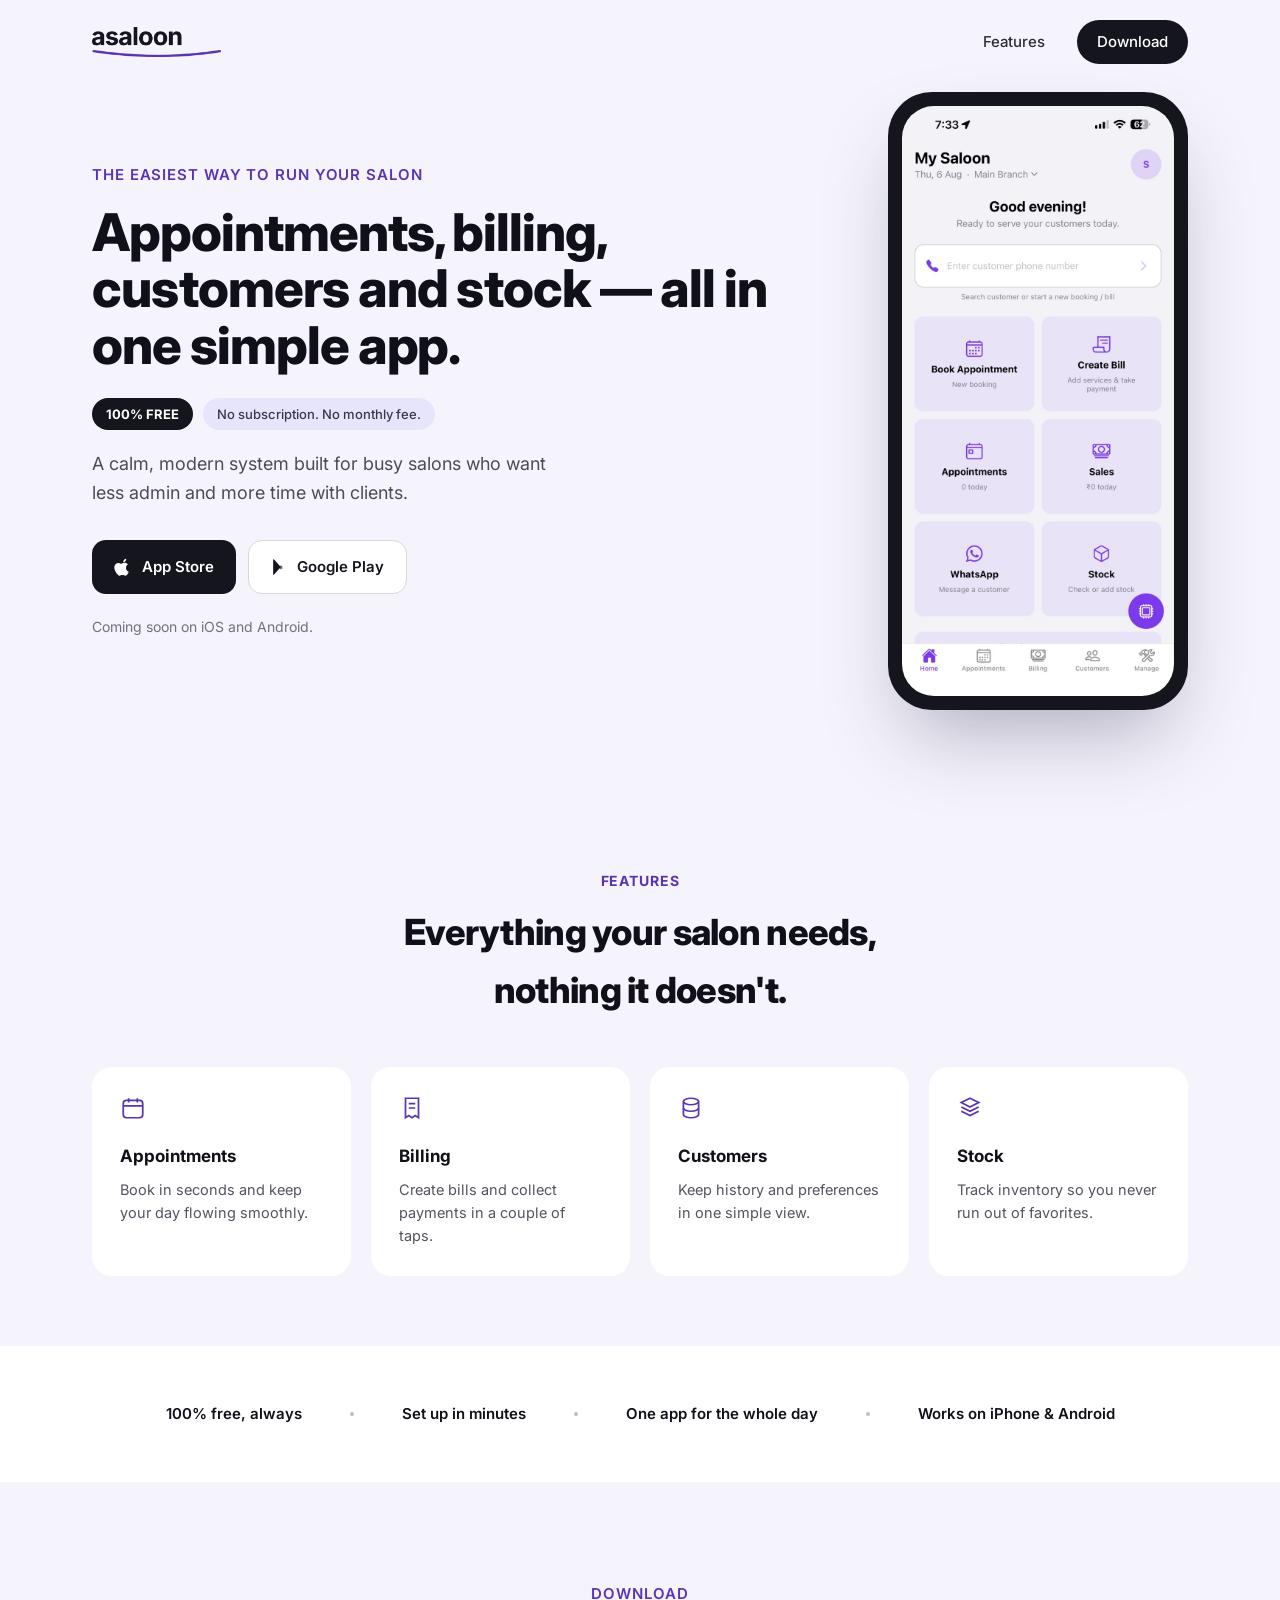
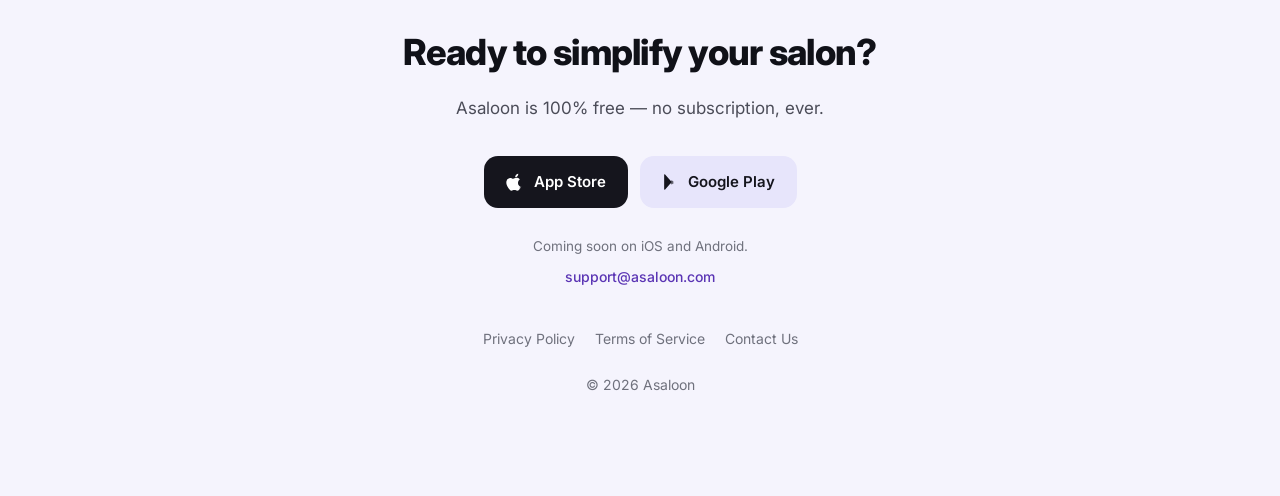
<file: index.html>
<!DOCTYPE html>
<html lang="en">
  <head>
    <meta charset="UTF-8" />
    <meta name="viewport" content="width=device-width, initial-scale=1.0" />
    <meta name="description" content="Asaloon helps salon owners simplify appointments, billing, customers and stock in one simple, 100% free app." />
    <title>Asaloon | The easiest way to run your salon</title>
    <link rel="icon" type="image/png" sizes="32x32" href="/assets/favicon-32.png" />
    <link rel="icon" type="image/png" sizes="512x512" href="/assets/icon-512.png" />
    <link rel="apple-touch-icon" href="/assets/apple-touch-icon.png" />
    <link rel="preconnect" href="https://fonts.googleapis.com" />
    <link rel="preconnect" href="https://fonts.gstatic.com" crossorigin />
    <link href="https://fonts.googleapis.com/css2?family=Inter:wght@400;500;600;700;800&display=swap" rel="stylesheet" />
    <link rel="stylesheet" href="/styles.css" />
  </head>
  <body>
    <nav class="nav container" id="home">
      <a href="#home" class="brand" aria-label="Asaloon home">
        <img src="/assets/asaloon-logo.png" alt="Asaloon" width="129" height="30" />
      </a>
      <button class="menu-toggle" aria-label="Toggle navigation" aria-expanded="false">
        <span></span><span></span><span></span>
      </button>
      <div class="nav-links">
        <a href="#features">Features</a>
        <a href="#download" class="nav-cta">Download</a>
      </div>
    </nav>

    <header class="hero container">
      <div class="hero-copy">
        <p class="eyebrow">The easiest way to run your salon</p>
        <h1>Appointments, billing, customers and stock — all in one simple app.</h1>
        <div class="hero-badges">
          <span class="pill">100% FREE</span>
          <span class="pill muted">No subscription. No monthly fee.</span>
        </div>
        <p class="lead">A calm, modern system built for busy salons who want less admin and more time with clients.</p>
        <div class="hero-actions">
          <a href="https://apps.apple.com/" target="_blank" rel="noopener noreferrer" data-store="apple" class="btn btn-primary">
            <svg width="18" height="18" viewBox="0 0 24 24" aria-hidden="true"><path d="M16.365 1.43c0 1.14-.463 2.147-1.213 2.9-.75.752-1.767 1.29-2.85 1.19a3.02 3.02 0 01-.02-.373c0-1.09.5-2.09 1.24-2.79.75-.71 1.94-1.23 2.83-1.28.01.12.013.24.013.353zm4.09 15.9c-.53 1.22-.78 1.77-1.46 2.85-.95 1.5-2.29 3.37-3.95 3.39-1.48.02-1.86-.97-3.87-.96-2.01.01-2.43.98-3.91.96-1.66-.02-2.93-1.7-3.88-3.2C.53 16.5-.36 12.3 1.16 9.5c.98-1.8 2.73-2.94 4.63-2.96 1.5-.02 2.9 1 3.87 1 .97 0 2.68-1.24 4.52-1.06.77.03 2.93.31 4.31 2.34-.11.07-2.57 1.5-2.55 4.48.03 3.57 3.14 4.75 3.17 4.77-.02.08-.5 1.72-1.66 3.26z" fill="currentColor"/></svg>
            App Store
          </a>
          <a href="https://play.google.com/store" target="_blank" rel="noopener noreferrer" data-store="google" class="btn btn-secondary">
            <svg width="16" height="18" viewBox="0 0 512 512" aria-hidden="true"><path d="M325 273 100 15c-8-8-20-8-25 0-5 4-6 10-6 16v450c0 6 1 12 6 16 5 8 17 8 25 0l225-258z" fill="currentColor"/><path d="M363 235l-58-33-63 68 63 68 58-33c15-8 15-25-2-33z" fill="currentColor" opacity="0.6"/></svg>
            Google Play
          </a>
        </div>
        <p class="small-note">Coming soon on iOS and Android.</p>
      </div>

      <div class="hero-visual">
        <div class="phone-frame">
          <img src="assets/app-home.png" alt="Asaloon app home screen showing quick actions for booking appointments, creating bills, appointments, sales, WhatsApp and stock" width="738" height="1568" />
        </div>
      </div>
    </header>

    <main>
      <section class="section container" id="features">
        <div class="section-heading center">
          <p class="eyebrow">Features</p>
          <h2>Everything your salon needs, nothing it doesn't.</h2>
        </div>
        <div class="feature-grid">
          <article class="feature-card">
            <svg class="feature-icon" viewBox="0 0 24 24" fill="none" stroke="currentColor" stroke-width="1.6" aria-hidden="true"><rect x="3" y="5" width="18" height="16" rx="3"/><path d="M3 10h18M8 3v4M16 3v4"/></svg>
            <h3>Appointments</h3>
            <p>Book in seconds and keep your day flowing smoothly.</p>
          </article>
          <article class="feature-card">
            <svg class="feature-icon" viewBox="0 0 24 24" fill="none" stroke="currentColor" stroke-width="1.6" aria-hidden="true"><path d="M6 3h12v18l-3-2-3 2-3-2-3 2V3z"/><path d="M9 8h6M9 12h6"/></svg>
            <h3>Billing</h3>
            <p>Create bills and collect payments in a couple of taps.</p>
          </article>
          <article class="feature-card">
            <svg class="feature-icon" viewBox="0 0 24 24" fill="none" stroke="currentColor" stroke-width="1.6" aria-hidden="true"><ellipse cx="12" cy="6" rx="7" ry="3"/><path d="M5 6v6c0 1.7 3.1 3 7 3s7-1.3 7-3V6"/><path d="M5 12v6c0 1.7 3.1 3 7 3s7-1.3 7-3v-6"/></svg>
            <h3>Customers</h3>
            <p>Keep history and preferences in one simple view.</p>
          </article>
          <article class="feature-card">
            <svg class="feature-icon" viewBox="0 0 24 24" fill="none" stroke="currentColor" stroke-width="1.6" aria-hidden="true"><path d="M12 3l8 4-8 4-8-4 8-4z"/><path d="M4 11l8 4 8-4M4 15l8 4 8-4"/></svg>
            <h3>Stock</h3>
            <p>Track inventory so you never run out of favorites.</p>
          </article>
        </div>
      </section>

      <section class="strip">
        <div class="container strip-inner">
          <span>100% free, always</span>
          <span class="dot" aria-hidden="true"></span>
          <span>Set up in minutes</span>
          <span class="dot" aria-hidden="true"></span>
          <span>One app for the whole day</span>
          <span class="dot" aria-hidden="true"></span>
          <span>Works on iPhone &amp; Android</span>
        </div>
      </section>
    </main>

    <footer class="footer container" id="download">
      <p class="eyebrow">Download</p>
      <h2>Ready to simplify your salon?</h2>
      <p class="lead">Asaloon is 100% free — no subscription, ever.</p>
      <div class="hero-actions center">
        <a href="https://apps.apple.com/" target="_blank" rel="noopener noreferrer" data-store="apple" class="btn btn-primary">
          <svg width="18" height="18" viewBox="0 0 24 24" aria-hidden="true"><path d="M16.365 1.43c0 1.14-.463 2.147-1.213 2.9-.75.752-1.767 1.29-2.85 1.19a3.02 3.02 0 01-.02-.373c0-1.09.5-2.09 1.24-2.79.75-.71 1.94-1.23 2.83-1.28.01.12.013.24.013.353zm4.09 15.9c-.53 1.22-.78 1.77-1.46 2.85-.95 1.5-2.29 3.37-3.95 3.39-1.48.02-1.86-.97-3.87-.96-2.01.01-2.43.98-3.91.96-1.66-.02-2.93-1.7-3.88-3.2C.53 16.5-.36 12.3 1.16 9.5c.98-1.8 2.73-2.94 4.63-2.96 1.5-.02 2.9 1 3.87 1 .97 0 2.68-1.24 4.52-1.06.77.03 2.93.31 4.31 2.34-.11.07-2.57 1.5-2.55 4.48.03 3.57 3.14 4.75 3.17 4.77-.02.08-.5 1.72-1.66 3.26z" fill="currentColor"/></svg>
          App Store
        </a>
        <a href="https://play.google.com/store" target="_blank" rel="noopener noreferrer" data-store="google" class="btn btn-tinted">
          <svg width="16" height="18" viewBox="0 0 512 512" aria-hidden="true"><path d="M325 273 100 15c-8-8-20-8-25 0-5 4-6 10-6 16v450c0 6 1 12 6 16 5 8 17 8 25 0l225-258z" fill="currentColor"/><path d="M363 235l-58-33-63 68 63 68 58-33c15-8 15-25-2-33z" fill="currentColor" opacity="0.6"/></svg>
          Google Play
        </a>
      </div>
      <p class="small-note">Coming soon on iOS and Android.</p>
      <a href="mailto:support@asaloon.com" class="support-link">support@asaloon.com</a>
      <div class="footer-links">
        <a href="/privacy/">Privacy Policy</a>
        <a href="/terms/">Terms of Service</a>
        <a href="/contact/" data-contact-modal>Contact Us</a>
      </div>
      <p class="copyright">© 2026 Asaloon</p>
    </footer>

    <div class="modal-backdrop" id="contactModal" hidden>
      <div class="modal-panel" role="dialog" aria-modal="true" aria-labelledby="contactModalTitle">
        <button class="modal-close" type="button" aria-label="Close dialog">
          <svg width="16" height="16" viewBox="0 0 24 24" fill="none" stroke="currentColor" stroke-width="2.2" stroke-linecap="round" aria-hidden="true"><path d="M6 6l12 12M18 6L6 18"/></svg>
        </button>
        <h2 id="contactModalTitle">Contact Asaloon Support</h2>
        <p>Need help or have a question?</p>
        <p class="modal-email">
          Email: <a href="mailto:support@asaloon.com">support@asaloon.com</a>
        </p>
        <div class="modal-actions">
          <a href="mailto:support@asaloon.com?subject=Asaloon%20Support" class="btn btn-primary">Email Support</a>
          <button type="button" class="btn btn-secondary modal-dismiss">Close</button>
        </div>
      </div>
    </div>

    <script src="/script.js"></script>
  </body>
</html>
</file>
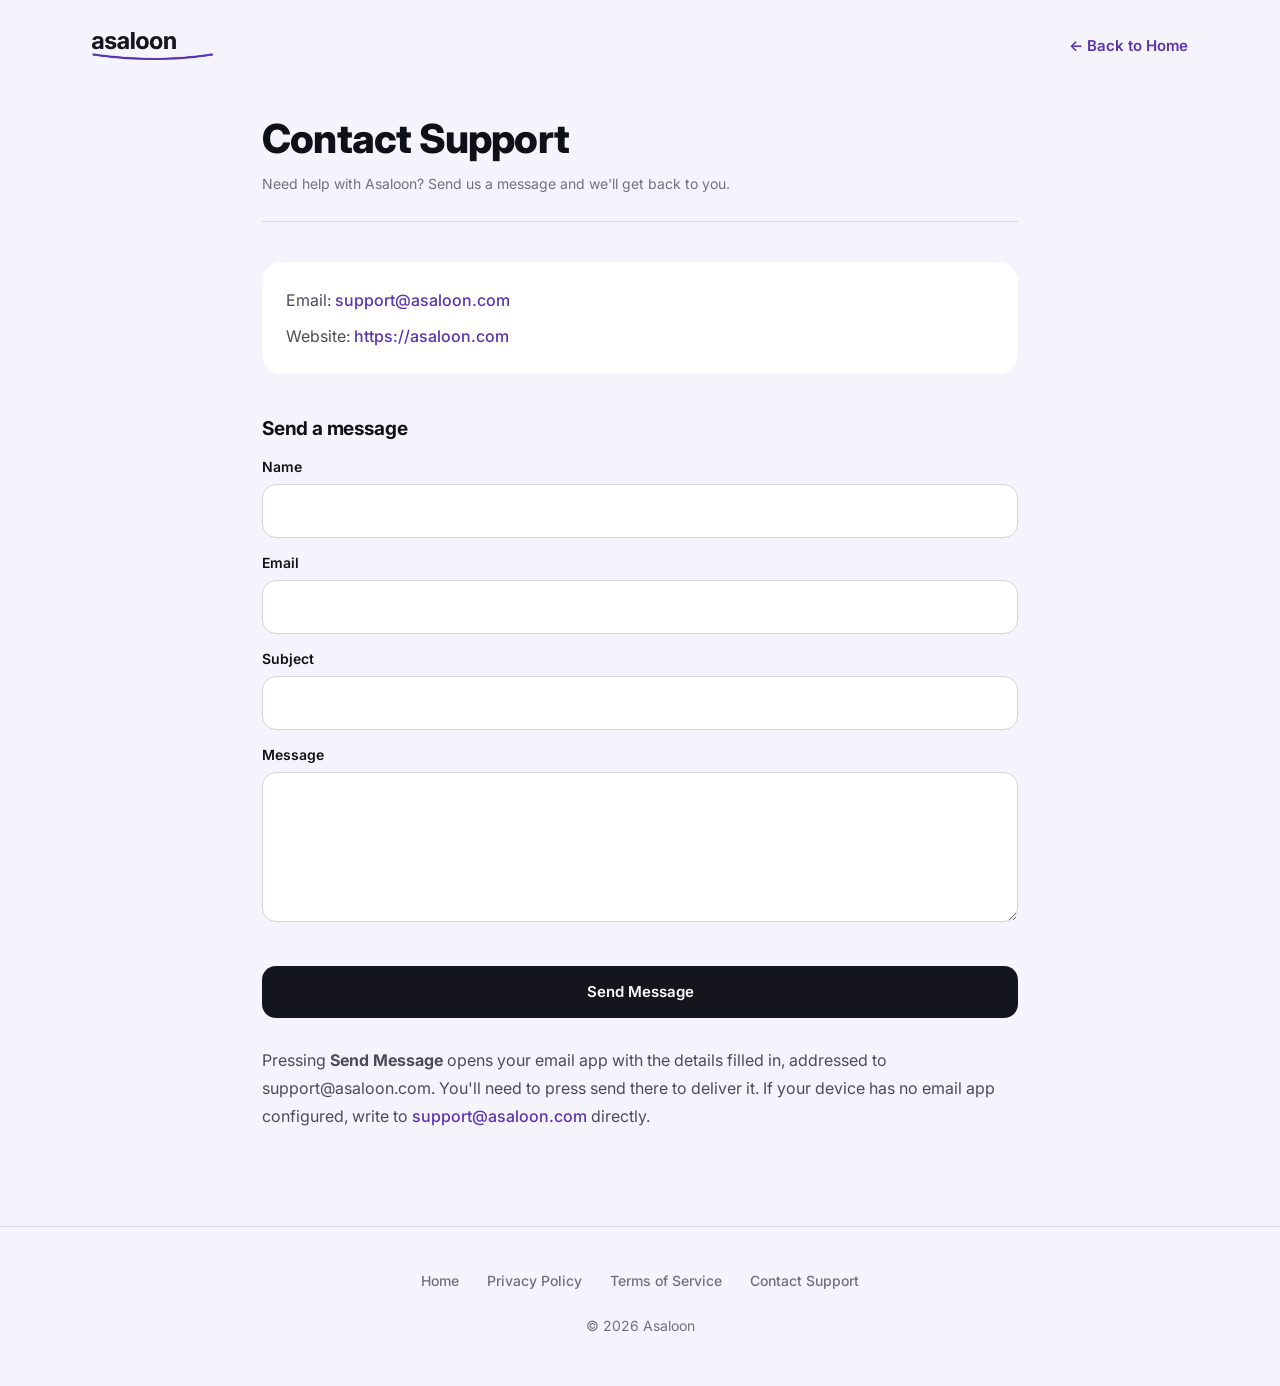
<file: contact/index.html>
<!DOCTYPE html>
<html lang="en">
  <head>
    <meta charset="UTF-8" />
    <meta name="viewport" content="width=device-width, initial-scale=1.0" />
    <meta name="description" content="Get help with Asaloon. Contact the Asaloon support team at support@asaloon.com." />
    <meta name="robots" content="index,follow" />
    <title>Contact Support | Asaloon</title>
    <link rel="icon" type="image/png" sizes="32x32" href="/assets/favicon-32.png" />
    <link rel="icon" type="image/png" sizes="512x512" href="/assets/icon-512.png" />
    <link rel="apple-touch-icon" href="/assets/apple-touch-icon.png" />
    <link rel="preconnect" href="https://fonts.googleapis.com" />
    <link rel="preconnect" href="https://fonts.gstatic.com" crossorigin />
    <link href="https://fonts.googleapis.com/css2?family=Inter:wght@400;500;600;700;800&display=swap" rel="stylesheet" />
    <link rel="stylesheet" href="/styles.css" />
  </head>
  <body>
    <header class="page-nav container">
      <a href="/" class="brand" aria-label="Asaloon home">
        <img src="/assets/asaloon-logo.png" alt="Asaloon" width="129" height="30" />
      </a>
      <a href="/" class="back-link">← Back to Home</a>
    </header>

    <main class="page container">
      <h1>Contact Support</h1>
      <p class="updated">Need help with Asaloon? Send us a message and we'll get back to you.</p>

      <div class="contact-block">
        <p>Email: <a href="mailto:support@asaloon.com">support@asaloon.com</a></p>
        <p>Website: <a href="https://asaloon.com">https://asaloon.com</a></p>
      </div>

      <h2>Send a message</h2>
      <form class="support-form" id="supportForm" novalidate>
        <label>
          Name
          <input type="text" name="name" autocomplete="name" required />
        </label>
        <label>
          Email
          <input type="email" name="email" autocomplete="email" required />
        </label>
        <label>
          Subject
          <input type="text" name="subject" required />
        </label>
        <label>
          Message
          <textarea name="message" required></textarea>
        </label>
        <p class="field-error" id="formError" role="alert"></p>
        <button type="submit" class="btn btn-primary">Send Message</button>
      </form>

      <p class="form-note">Pressing <strong>Send Message</strong> opens your email app with the details filled in, addressed to support@asaloon.com. You'll need to press send there to deliver it. If your device has no email app configured, write to <a href="mailto:support@asaloon.com">support@asaloon.com</a> directly.</p>
    </main>

    <footer class="page-footer">
      <div class="container">
        <a href="/">Home</a>
        <a href="/privacy/">Privacy Policy</a>
        <a href="/terms/">Terms of Service</a>
        <a href="/contact/">Contact Support</a>
        <p class="copyright">© 2026 Asaloon</p>
      </div>
    </footer>

    <script src="/script.js"></script>
  </body>
</html>
</file>
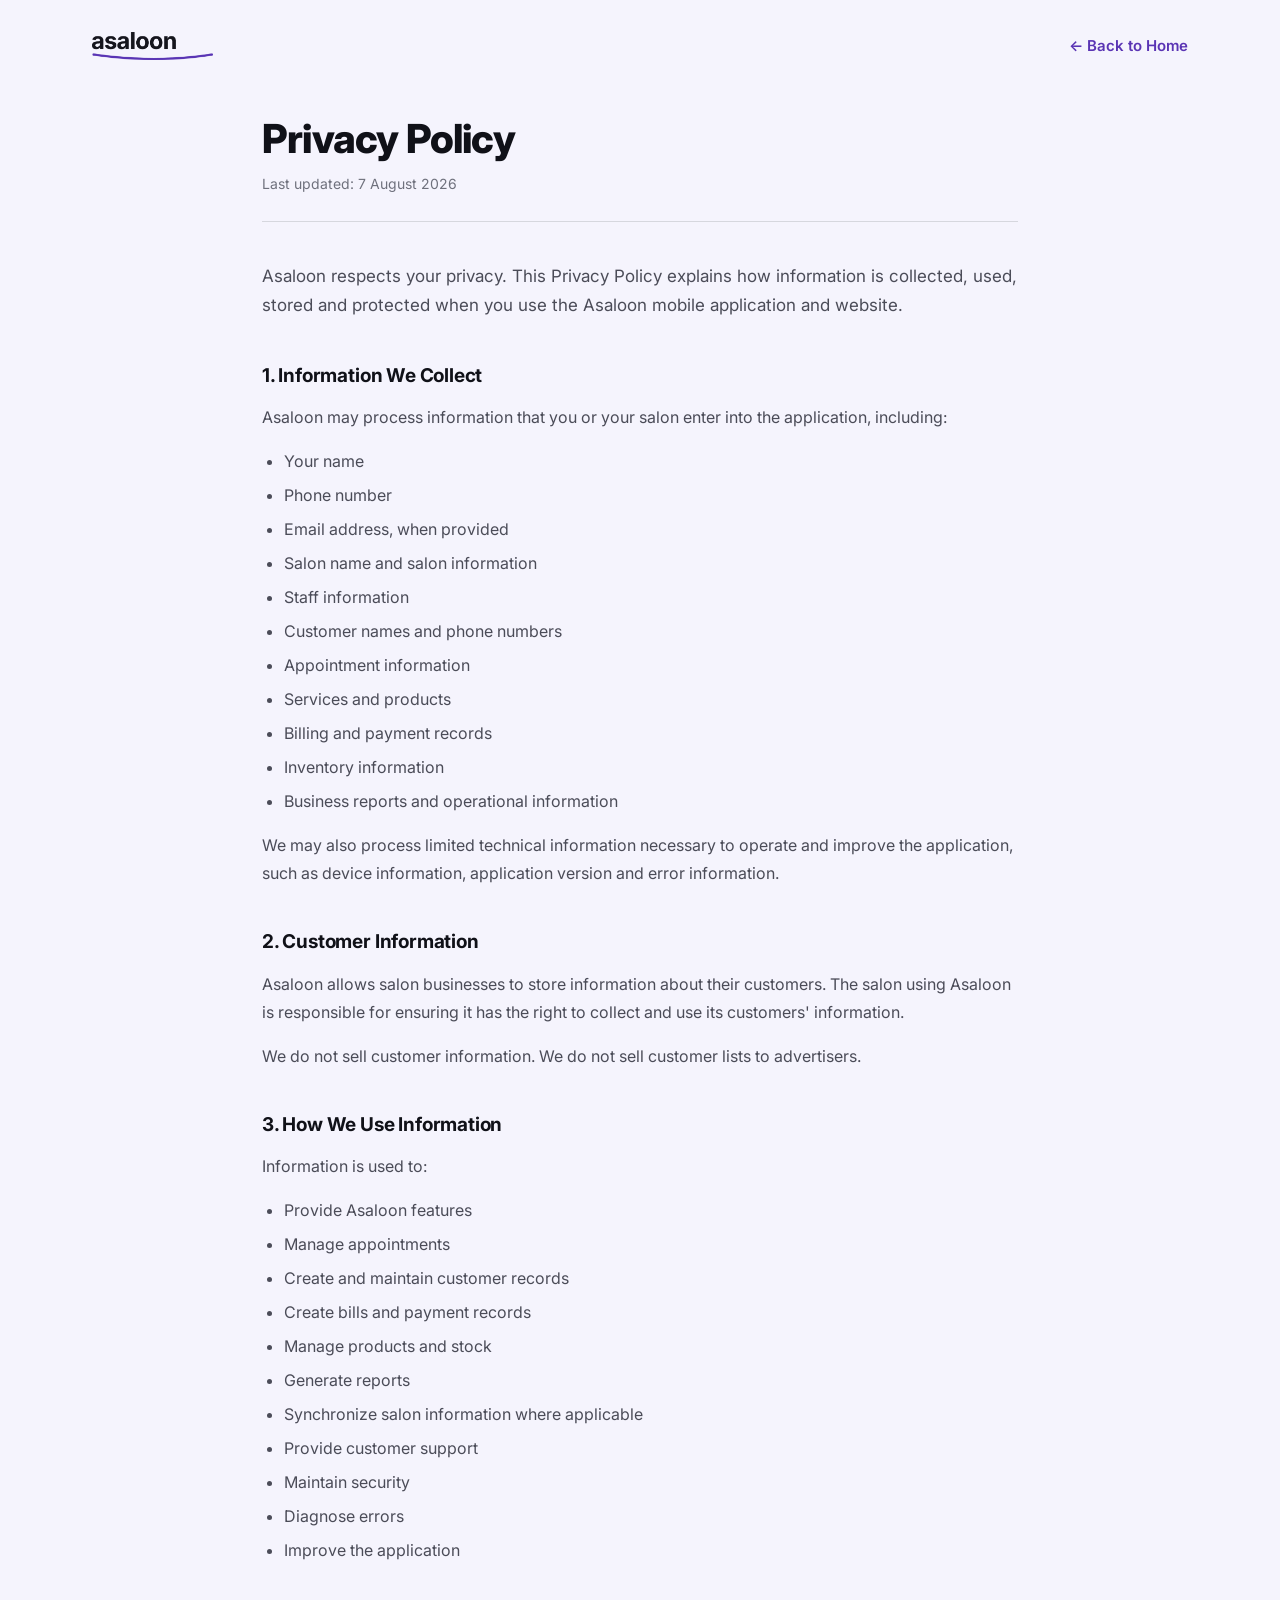
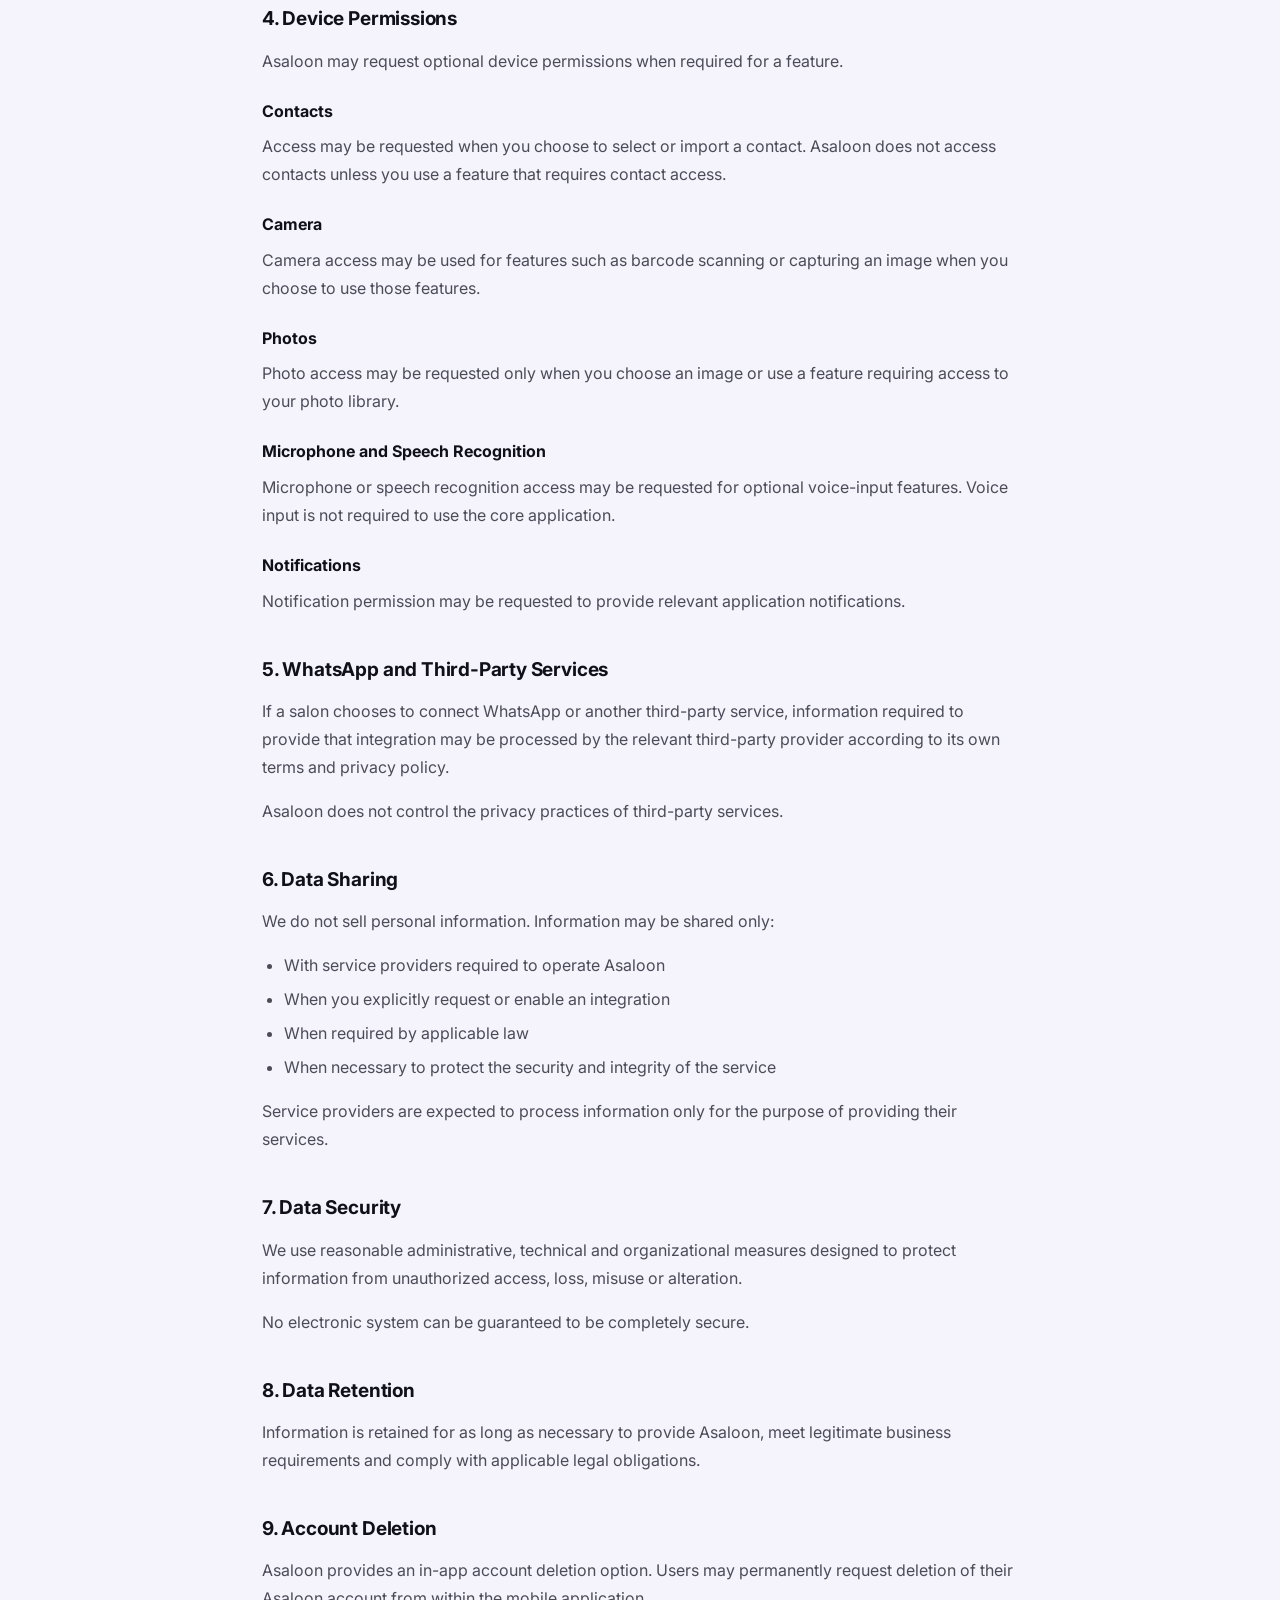
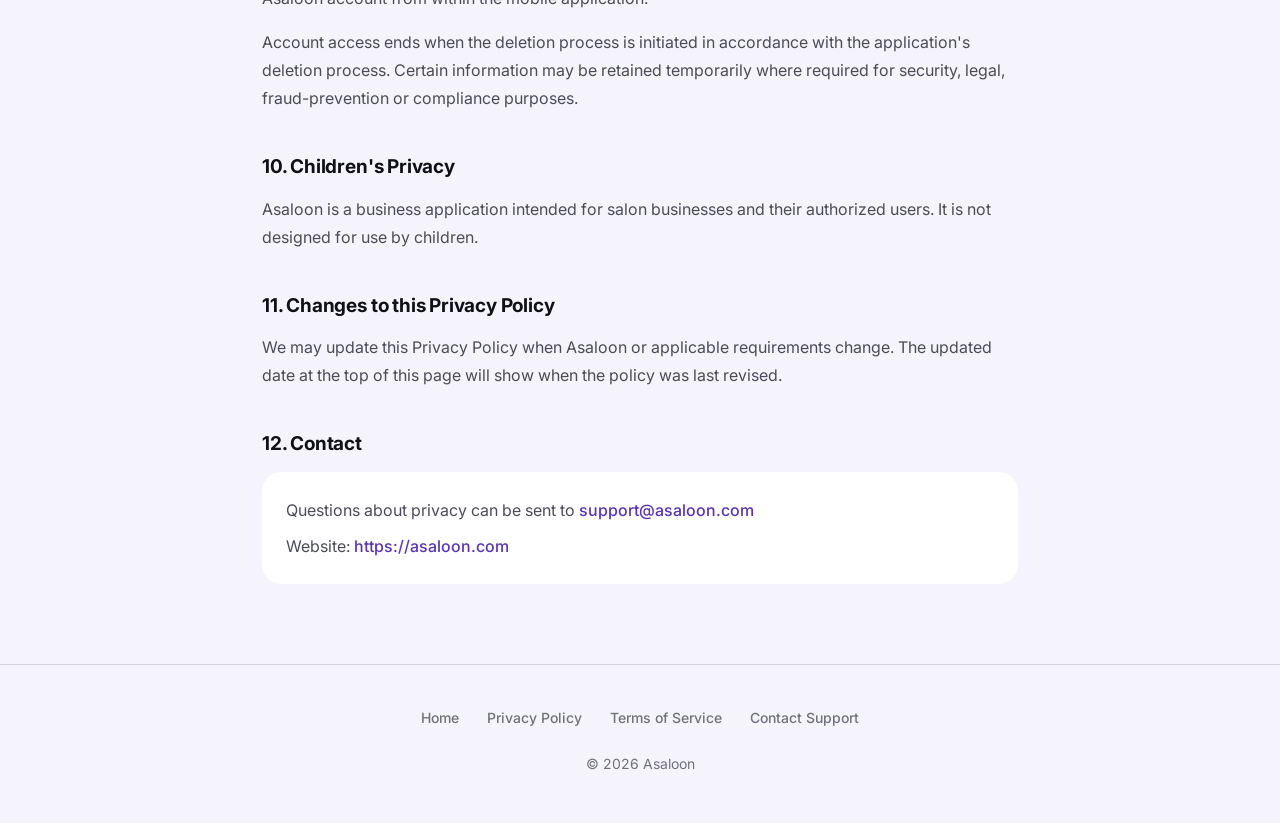
<file: privacy/index.html>
<!DOCTYPE html>
<html lang="en">
  <head>
    <meta charset="UTF-8" />
    <meta name="viewport" content="width=device-width, initial-scale=1.0" />
    <meta name="description" content="How Asaloon collects, uses, stores and protects information in the Asaloon salon management app and website." />
    <meta name="robots" content="index,follow" />
    <title>Privacy Policy | Asaloon</title>
    <link rel="icon" type="image/png" sizes="32x32" href="/assets/favicon-32.png" />
    <link rel="icon" type="image/png" sizes="512x512" href="/assets/icon-512.png" />
    <link rel="apple-touch-icon" href="/assets/apple-touch-icon.png" />
    <link rel="preconnect" href="https://fonts.googleapis.com" />
    <link rel="preconnect" href="https://fonts.gstatic.com" crossorigin />
    <link href="https://fonts.googleapis.com/css2?family=Inter:wght@400;500;600;700;800&display=swap" rel="stylesheet" />
    <link rel="stylesheet" href="/styles.css" />
  </head>
  <body>
    <header class="page-nav container">
      <a href="/" class="brand" aria-label="Asaloon home">
        <img src="/assets/asaloon-logo.png" alt="Asaloon" width="129" height="30" />
      </a>
      <a href="/" class="back-link">← Back to Home</a>
    </header>

    <main class="page container">
      <h1>Privacy Policy</h1>
      <p class="updated">Last updated: 7 August 2026</p>

      <p class="intro">Asaloon respects your privacy. This Privacy Policy explains how information is collected, used, stored and protected when you use the Asaloon mobile application and website.</p>

      <h2>1. Information We Collect</h2>
      <p>Asaloon may process information that you or your salon enter into the application, including:</p>
      <ul>
        <li>Your name</li>
        <li>Phone number</li>
        <li>Email address, when provided</li>
        <li>Salon name and salon information</li>
        <li>Staff information</li>
        <li>Customer names and phone numbers</li>
        <li>Appointment information</li>
        <li>Services and products</li>
        <li>Billing and payment records</li>
        <li>Inventory information</li>
        <li>Business reports and operational information</li>
      </ul>
      <p>We may also process limited technical information necessary to operate and improve the application, such as device information, application version and error information.</p>

      <h2>2. Customer Information</h2>
      <p>Asaloon allows salon businesses to store information about their customers. The salon using Asaloon is responsible for ensuring it has the right to collect and use its customers' information.</p>
      <p>We do not sell customer information. We do not sell customer lists to advertisers.</p>

      <h2>3. How We Use Information</h2>
      <p>Information is used to:</p>
      <ul>
        <li>Provide Asaloon features</li>
        <li>Manage appointments</li>
        <li>Create and maintain customer records</li>
        <li>Create bills and payment records</li>
        <li>Manage products and stock</li>
        <li>Generate reports</li>
        <li>Synchronize salon information where applicable</li>
        <li>Provide customer support</li>
        <li>Maintain security</li>
        <li>Diagnose errors</li>
        <li>Improve the application</li>
      </ul>

      <h2>4. Device Permissions</h2>
      <p>Asaloon may request optional device permissions when required for a feature.</p>
      <h3>Contacts</h3>
      <p>Access may be requested when you choose to select or import a contact. Asaloon does not access contacts unless you use a feature that requires contact access.</p>
      <h3>Camera</h3>
      <p>Camera access may be used for features such as barcode scanning or capturing an image when you choose to use those features.</p>
      <h3>Photos</h3>
      <p>Photo access may be requested only when you choose an image or use a feature requiring access to your photo library.</p>
      <h3>Microphone and Speech Recognition</h3>
      <p>Microphone or speech recognition access may be requested for optional voice-input features. Voice input is not required to use the core application.</p>
      <h3>Notifications</h3>
      <p>Notification permission may be requested to provide relevant application notifications.</p>

      <h2>5. WhatsApp and Third-Party Services</h2>
      <p>If a salon chooses to connect WhatsApp or another third-party service, information required to provide that integration may be processed by the relevant third-party provider according to its own terms and privacy policy.</p>
      <p>Asaloon does not control the privacy practices of third-party services.</p>

      <h2>6. Data Sharing</h2>
      <p>We do not sell personal information. Information may be shared only:</p>
      <ul>
        <li>With service providers required to operate Asaloon</li>
        <li>When you explicitly request or enable an integration</li>
        <li>When required by applicable law</li>
        <li>When necessary to protect the security and integrity of the service</li>
      </ul>
      <p>Service providers are expected to process information only for the purpose of providing their services.</p>

      <h2>7. Data Security</h2>
      <p>We use reasonable administrative, technical and organizational measures designed to protect information from unauthorized access, loss, misuse or alteration.</p>
      <p>No electronic system can be guaranteed to be completely secure.</p>

      <h2>8. Data Retention</h2>
      <p>Information is retained for as long as necessary to provide Asaloon, meet legitimate business requirements and comply with applicable legal obligations.</p>

      <h2>9. Account Deletion</h2>
      <p>Asaloon provides an in-app account deletion option. Users may permanently request deletion of their Asaloon account from within the mobile application.</p>
      <p>Account access ends when the deletion process is initiated in accordance with the application's deletion process. Certain information may be retained temporarily where required for security, legal, fraud-prevention or compliance purposes.</p>

      <h2>10. Children's Privacy</h2>
      <p>Asaloon is a business application intended for salon businesses and their authorized users. It is not designed for use by children.</p>

      <h2>11. Changes to this Privacy Policy</h2>
      <p>We may update this Privacy Policy when Asaloon or applicable requirements change. The updated date at the top of this page will show when the policy was last revised.</p>

      <h2>12. Contact</h2>
      <div class="contact-block">
        <p>Questions about privacy can be sent to <a href="mailto:support@asaloon.com">support@asaloon.com</a></p>
        <p>Website: <a href="https://asaloon.com">https://asaloon.com</a></p>
      </div>
    </main>

    <footer class="page-footer">
      <div class="container">
        <a href="/">Home</a>
        <a href="/privacy/">Privacy Policy</a>
        <a href="/terms/">Terms of Service</a>
        <a href="/contact/">Contact Support</a>
        <p class="copyright">© 2026 Asaloon</p>
      </div>
    </footer>
  </body>
</html>
</file>
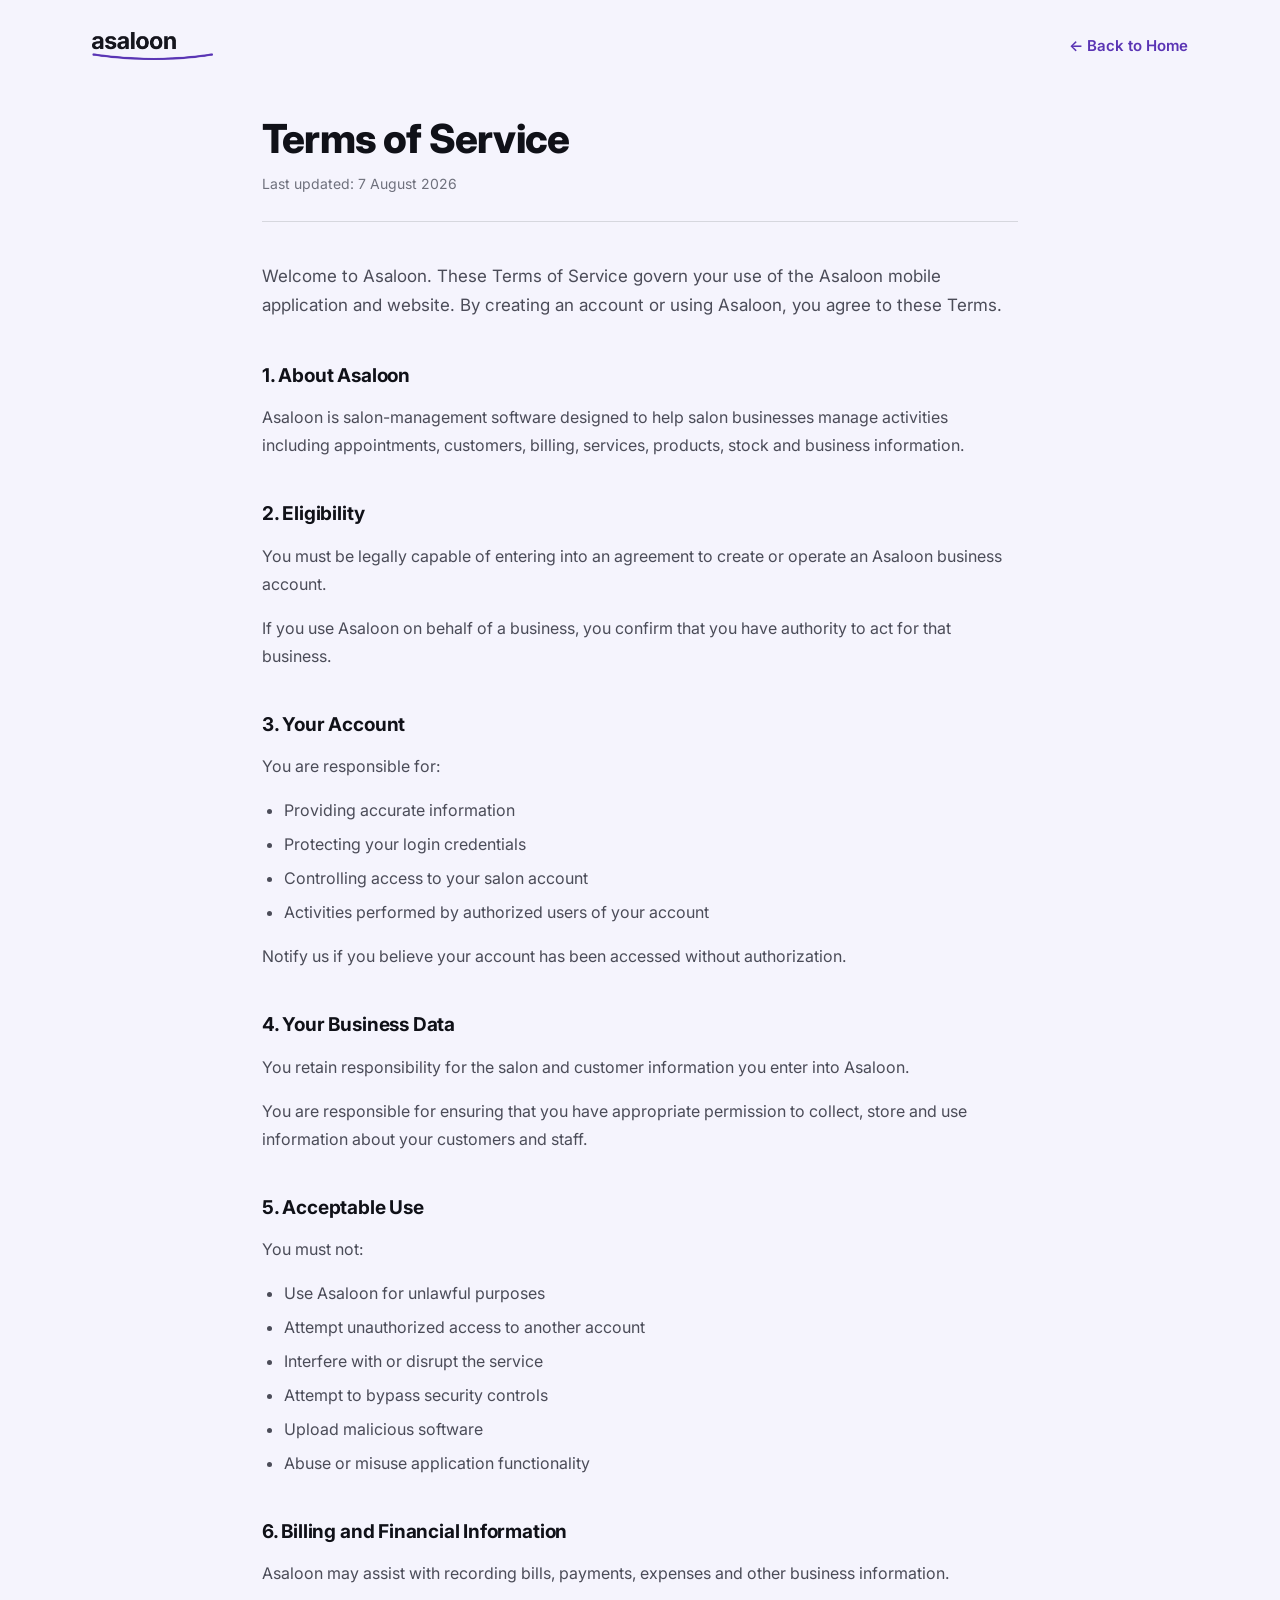
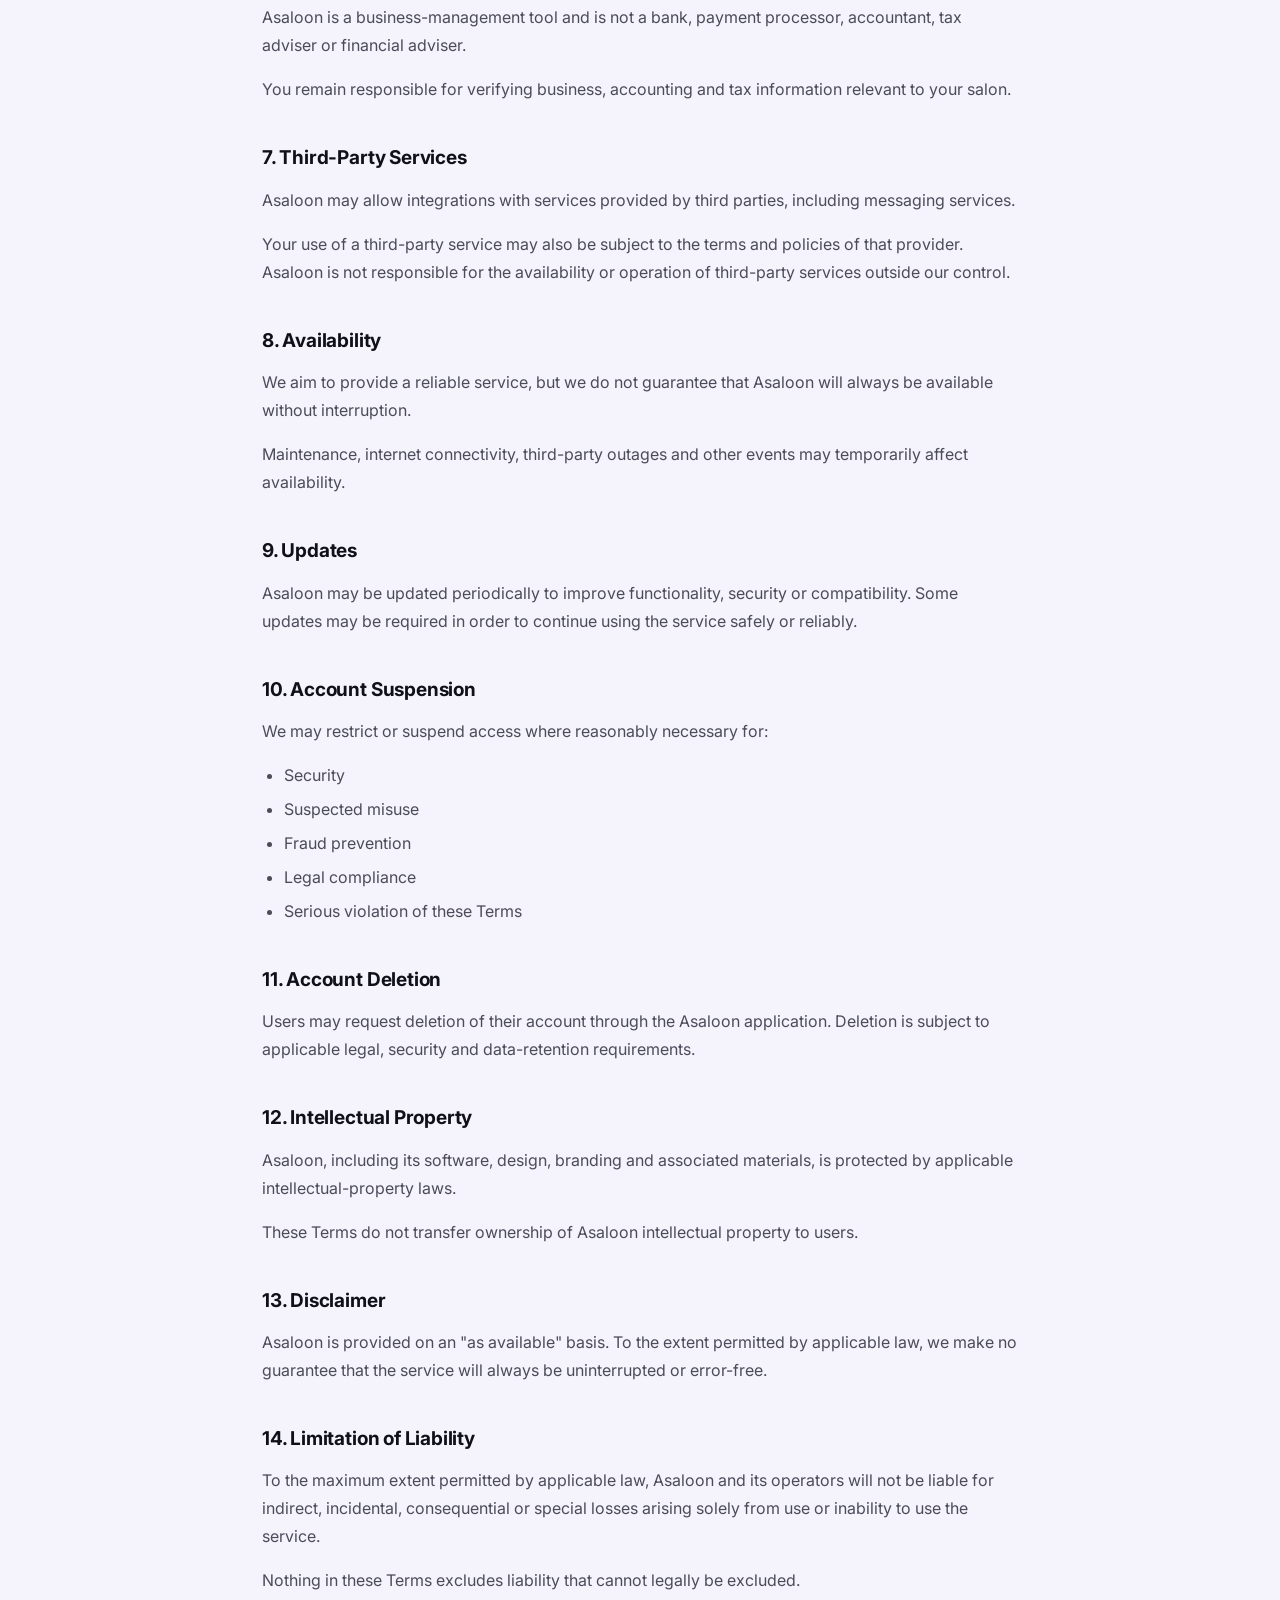
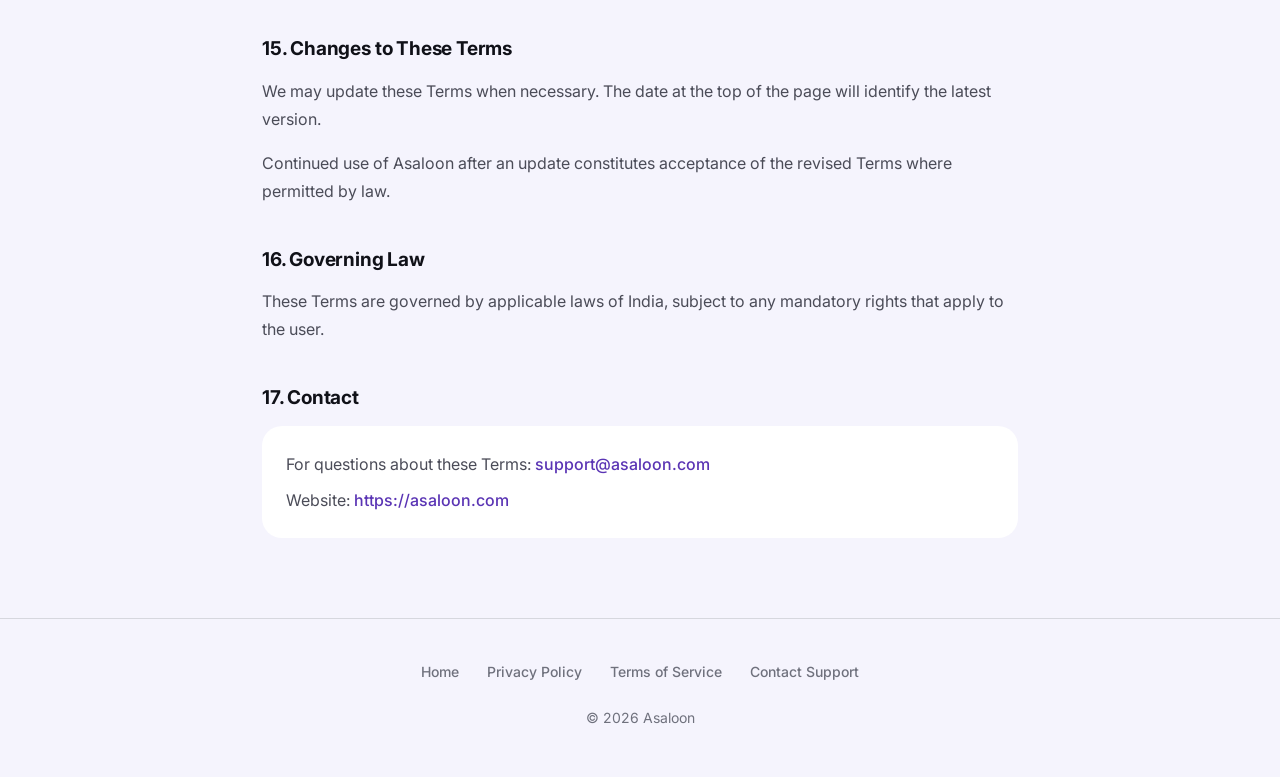
<file: terms/index.html>
<!DOCTYPE html>
<html lang="en">
  <head>
    <meta charset="UTF-8" />
    <meta name="viewport" content="width=device-width, initial-scale=1.0" />
    <meta name="description" content="The Terms of Service governing your use of the Asaloon salon management application and website." />
    <meta name="robots" content="index,follow" />
    <title>Terms of Service | Asaloon</title>
    <link rel="icon" type="image/png" sizes="32x32" href="/assets/favicon-32.png" />
    <link rel="icon" type="image/png" sizes="512x512" href="/assets/icon-512.png" />
    <link rel="apple-touch-icon" href="/assets/apple-touch-icon.png" />
    <link rel="preconnect" href="https://fonts.googleapis.com" />
    <link rel="preconnect" href="https://fonts.gstatic.com" crossorigin />
    <link href="https://fonts.googleapis.com/css2?family=Inter:wght@400;500;600;700;800&display=swap" rel="stylesheet" />
    <link rel="stylesheet" href="/styles.css" />
  </head>
  <body>
    <header class="page-nav container">
      <a href="/" class="brand" aria-label="Asaloon home">
        <img src="/assets/asaloon-logo.png" alt="Asaloon" width="129" height="30" />
      </a>
      <a href="/" class="back-link">← Back to Home</a>
    </header>

    <main class="page container">
      <h1>Terms of Service</h1>
      <p class="updated">Last updated: 7 August 2026</p>

      <p class="intro">Welcome to Asaloon. These Terms of Service govern your use of the Asaloon mobile application and website. By creating an account or using Asaloon, you agree to these Terms.</p>

      <h2>1. About Asaloon</h2>
      <p>Asaloon is salon-management software designed to help salon businesses manage activities including appointments, customers, billing, services, products, stock and business information.</p>

      <h2>2. Eligibility</h2>
      <p>You must be legally capable of entering into an agreement to create or operate an Asaloon business account.</p>
      <p>If you use Asaloon on behalf of a business, you confirm that you have authority to act for that business.</p>

      <h2>3. Your Account</h2>
      <p>You are responsible for:</p>
      <ul>
        <li>Providing accurate information</li>
        <li>Protecting your login credentials</li>
        <li>Controlling access to your salon account</li>
        <li>Activities performed by authorized users of your account</li>
      </ul>
      <p>Notify us if you believe your account has been accessed without authorization.</p>

      <h2>4. Your Business Data</h2>
      <p>You retain responsibility for the salon and customer information you enter into Asaloon.</p>
      <p>You are responsible for ensuring that you have appropriate permission to collect, store and use information about your customers and staff.</p>

      <h2>5. Acceptable Use</h2>
      <p>You must not:</p>
      <ul>
        <li>Use Asaloon for unlawful purposes</li>
        <li>Attempt unauthorized access to another account</li>
        <li>Interfere with or disrupt the service</li>
        <li>Attempt to bypass security controls</li>
        <li>Upload malicious software</li>
        <li>Abuse or misuse application functionality</li>
      </ul>

      <h2>6. Billing and Financial Information</h2>
      <p>Asaloon may assist with recording bills, payments, expenses and other business information.</p>
      <p>Asaloon is a business-management tool and is not a bank, payment processor, accountant, tax adviser or financial adviser.</p>
      <p>You remain responsible for verifying business, accounting and tax information relevant to your salon.</p>

      <h2>7. Third-Party Services</h2>
      <p>Asaloon may allow integrations with services provided by third parties, including messaging services.</p>
      <p>Your use of a third-party service may also be subject to the terms and policies of that provider. Asaloon is not responsible for the availability or operation of third-party services outside our control.</p>

      <h2>8. Availability</h2>
      <p>We aim to provide a reliable service, but we do not guarantee that Asaloon will always be available without interruption.</p>
      <p>Maintenance, internet connectivity, third-party outages and other events may temporarily affect availability.</p>

      <h2>9. Updates</h2>
      <p>Asaloon may be updated periodically to improve functionality, security or compatibility. Some updates may be required in order to continue using the service safely or reliably.</p>

      <h2>10. Account Suspension</h2>
      <p>We may restrict or suspend access where reasonably necessary for:</p>
      <ul>
        <li>Security</li>
        <li>Suspected misuse</li>
        <li>Fraud prevention</li>
        <li>Legal compliance</li>
        <li>Serious violation of these Terms</li>
      </ul>

      <h2>11. Account Deletion</h2>
      <p>Users may request deletion of their account through the Asaloon application. Deletion is subject to applicable legal, security and data-retention requirements.</p>

      <h2>12. Intellectual Property</h2>
      <p>Asaloon, including its software, design, branding and associated materials, is protected by applicable intellectual-property laws.</p>
      <p>These Terms do not transfer ownership of Asaloon intellectual property to users.</p>

      <h2>13. Disclaimer</h2>
      <p>Asaloon is provided on an "as available" basis. To the extent permitted by applicable law, we make no guarantee that the service will always be uninterrupted or error-free.</p>

      <h2>14. Limitation of Liability</h2>
      <p>To the maximum extent permitted by applicable law, Asaloon and its operators will not be liable for indirect, incidental, consequential or special losses arising solely from use or inability to use the service.</p>
      <p>Nothing in these Terms excludes liability that cannot legally be excluded.</p>

      <h2>15. Changes to These Terms</h2>
      <p>We may update these Terms when necessary. The date at the top of the page will identify the latest version.</p>
      <p>Continued use of Asaloon after an update constitutes acceptance of the revised Terms where permitted by law.</p>

      <h2>16. Governing Law</h2>
      <p>These Terms are governed by applicable laws of India, subject to any mandatory rights that apply to the user.</p>

      <h2>17. Contact</h2>
      <div class="contact-block">
        <p>For questions about these Terms: <a href="mailto:support@asaloon.com">support@asaloon.com</a></p>
        <p>Website: <a href="https://asaloon.com">https://asaloon.com</a></p>
      </div>
    </main>

    <footer class="page-footer">
      <div class="container">
        <a href="/">Home</a>
        <a href="/privacy/">Privacy Policy</a>
        <a href="/terms/">Terms of Service</a>
        <a href="/contact/">Contact Support</a>
        <p class="copyright">© 2026 Asaloon</p>
      </div>
    </footer>
  </body>
</html>
</file>
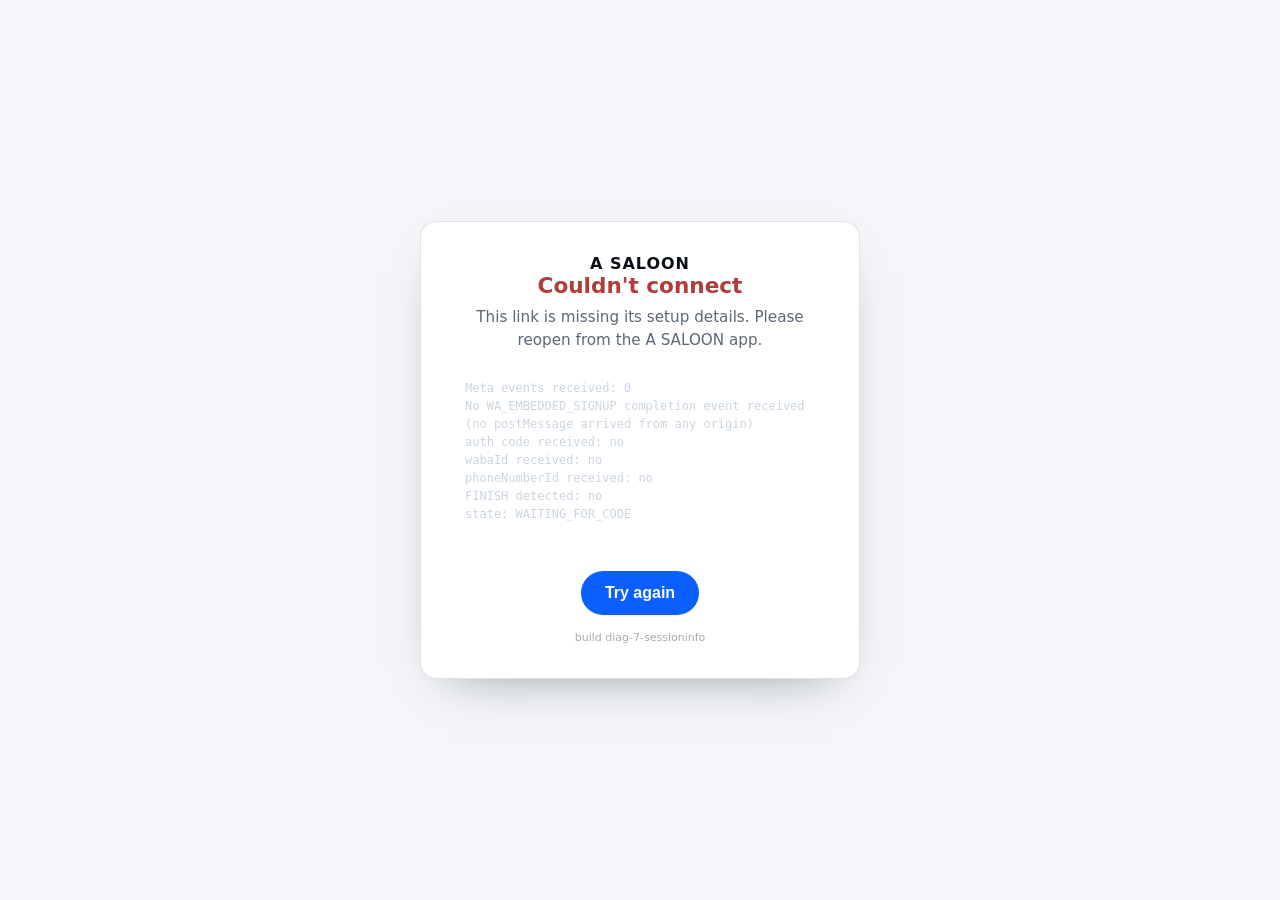
<file: whatsapp-signup/index.html>
<!doctype html>
<html lang="en">
<head>
<meta charset="utf-8">
<meta name="viewport" content="width=device-width, initial-scale=1">
<meta name="robots" content="noindex, nofollow">
<!-- This page is a one-shot callback whose logic changes while a problem is being diagnosed.
     A cached copy is not merely stale, it is misleading: a fix looks like it did not work.
     GitHub Pages sends `cache-control: max-age=600` and cannot be configured, so this is the
     only lever available from inside the document. -->
<meta http-equiv="Cache-Control" content="no-store, no-cache, must-revalidate, max-age=0">
<meta http-equiv="Pragma" content="no-cache">
<title>Connect WhatsApp — A SALOON</title>
<!--
  Meta Embedded Signup bridge page — served at asaloon.com/whatsapp-signup.

  Kept as a directory with an index.html so the extensionless URL resolves: the SalonOS app
  opens /whatsapp-signup with no extension, and this site is static hosting, which serves a
  directory's index.html for that path. The same pattern as /privacy, /terms and /contact.

  The A SALOON app opens this page in an in-app browser with:
    ?appId=…&configId=…&graphVersion=v20.0&redirect=salonos://whatsapp-connected
  It runs Meta's official Embedded Signup (Facebook JS SDK), collects the authorization
  `code` (from FB.login) plus `waba_id` + `phone_number_id` (from Meta's postMessage event),
  and redirects back to the app's deep link with those three values. The backend then
  exchanges the code for a token — no secret ever lives on this page, and the salon never
  types a token or an id.

  Compatible with Meta's Embedded Signup docs:
  https://developers.facebook.com/docs/whatsapp/embedded-signup
-->
<style>
  :root { color-scheme: light dark; }
  * { box-sizing: border-box; }
  body { margin: 0; min-height: 100vh; display: grid; place-items: center;
    font-family: -apple-system, BlinkMacSystemFont, "Segoe UI", system-ui, Roboto, sans-serif;
    background: #f4f6f9; color: #0a1017; }
  @media (prefers-color-scheme: dark) { body { background: #080d13; color: #e9eef4; } .card { background: #0f1720 !important; border-color: rgba(233,238,244,.14) !important; } }
  .card { width: min(440px, 92vw); background: #fff; border: 1px solid rgba(10,16,23,.12); border-radius: 16px; padding: 2rem; text-align: center; box-shadow: 0 20px 50px -30px rgba(10,16,23,.5); }
  h1 { font-size: 1.35rem; margin: 0 0 .5rem; }
  p { color: #5c6875; line-height: 1.55; margin: .5rem 0 0; font-size: .95rem; }
  @media (prefers-color-scheme: dark) { p { color: #93a1b1; } }
  .btn { margin-top: 1.4rem; display: inline-flex; align-items: center; gap: .5rem; background: #25D366; color: #06210f; border: 0; border-radius: 999px; padding: .8rem 1.5rem; font-size: 1rem; font-weight: 650; cursor: pointer; }
  .btn[disabled] { opacity: .6; cursor: default; }
  .spinner { width: 22px; height: 22px; border: 3px solid rgba(11,95,255,.25); border-top-color: #0b5fff; border-radius: 50%; animation: spin .8s linear infinite; margin: 1.2rem auto 0; }
  @keyframes spin { to { transform: rotate(360deg); } }
  .ok { color: #166a4d; font-weight: 650; }
  .err { color: #b23b3b; font-weight: 650; }
  .mark { font-weight: 800; letter-spacing: .06em; }
  .mark span { color: #0b5fff; }
  .hidden { display: none; }
</style>
</head>
<body style="overflow-y:auto;-webkit-overflow-scrolling:touch">
  <div class="card">
    <div class="mark">A<span>&nbsp;</span>SALOON</div>

    <div id="intro">
      <h1>Connect your WhatsApp Business</h1>
      <p>You'll sign in with Meta, pick your WhatsApp Business account and number, and approve access. Nothing is typed by hand.</p>
      <button class="btn" id="connectBtn" disabled>Loading…</button>
    </div>

    <div id="working" class="hidden">
      <h1>Finishing up…</h1>
      <p>Securing your connection with Meta.</p>
      <div class="spinner"></div>
    </div>

    <div id="done" class="hidden">
      <h1 class="ok">✓ Connected</h1>
      <p>Your WhatsApp Business account is linked. Returning you to A SALOON…</p>
    </div>

    <div id="failed" class="hidden">
      <h1 class="err">Couldn't connect</h1>
      <p id="failMsg">The connection was cancelled. You can close this window and try again.</p>
      <!-- TEMPORARY DIAGNOSTIC. Remove once the completion event is understood.
           Above the button on purpose: it is the reason this screen is being looked at, and
           below a call-to-action is where things go unread. Names only — never a value, so no
           code, token or secret can appear here or in a screenshot of it. -->
      <pre id="diag" style="margin:14px 0;padding:12px;border-radius:8px;background:rgba(255,255,255,.06);
        color:#cbd5e1;font:12px/1.5 ui-monospace,Menlo,monospace;text-align:left;white-space:pre-wrap;
        word-break:break-word;user-select:text;-webkit-user-select:text;max-height:46vh;overflow:auto"></pre>
      <button class="btn" id="retryBtn" style="background:#0b5fff;color:#fff">Try again</button>
      <!-- Which build the device actually ran. GitHub Pages serves this page with
           `cache-control: max-age=600`, so an in-app browser can quietly show a ten-minute-old
           copy — which is exactly what happened when the diagnostic "did not appear". If this
           stamp is not the one you deployed, you are looking at a cached page, not a bug. -->
      <p id="buildStamp" style="margin-top:14px;font-size:11px;opacity:.55"></p>
    </div>
  </div>

<script>
  (function () {
    var q = new URLSearchParams(location.search);
    var appId = q.get('appId');
    var configId = q.get('configId');
    var version = q.get('graphVersion') || 'v20.0';
    var redirect = q.get('redirect') || 'salonos://whatsapp-connected';

    var code = null, wabaId = null, phoneNumberId = null, finished = false;
    // What Meta sent, as an event name and field NAMES only — shown on failure so a stuck
    // signup can be diagnosed without anyone reading a token out of a browser console.
    // Initialised, not merely assigned later: the failure branch reads it, and an undeclared
    // read would throw a ReferenceError and leave the page hanging with nothing on screen.
    var sawFinish = '';

    var BUILD = 'diag-7-sessioninfo';

    function show(id) {
      ['intro', 'working', 'done', 'failed'].forEach(function (s) {
        document.getElementById(s).classList.toggle('hidden', s !== id);
      });
      // Rendered HERE rather than only in fail(), so every route to the failure screen carries
      // the diagnostic — including any added later that forgets to call it.
      if (id === 'failed') renderDiag();
    }
    function fail(msg) {
      if (finished) return;
      document.getElementById('failMsg').textContent = msg || 'Something went wrong. Please try again.';
      renderDiag();
      show('failed');
    }
    // Redirect back to the app once Meta has told us who this is.
    //
    // PHONE NUMBER ID IS OPTIONAL. It used to be required, and that is what broke: a signup
    // that completed successfully on Meta's side — their own screen said "Your account is
    // connected" — arrived here with a code and a WABA id and no phone_number_id, so this
    // function returned early every time, nothing ever set `finished`, and the fifteen-second
    // guard below reported "Meta didn't return your WhatsApp number" for a connection that had
    // worked. The WABA knows its own numbers; the server asks it.
    function tryFinish() {
      if (finished || !code || !wabaId) return;
      finished = true;
      show('done');
      var u = redirect + (redirect.indexOf('?') === -1 ? '?' : '&') +
        'code=' + encodeURIComponent(code) +
        '&wabaId=' + encodeURIComponent(wabaId);
      // Sent only when Meta actually supplied it, so the app can tell "absent" from "empty".
      if (phoneNumberId) u += '&phoneNumberId=' + encodeURIComponent(phoneNumberId);
      setTimeout(function () { location.href = u; }, 1200);
    }

    /**
     * TEMPORARY DIAGNOSTIC — every postMessage this page receives, recorded safely.
     *
     * The handler below filters by origin and then by type, and both filters return silently.
     * That is correct behaviour and useless for diagnosis: a message dropped for the wrong
     * origin looks exactly like no message at all, which is precisely the state we are now in
     * — Meta completes the signup and nothing reaches our completion path.
     *
     * So this records BEFORE any filtering. Names only: origin, whether the payload arrived as
     * a string or an object, its `type` and `event`, and the KEYS of its data. Never a value,
     * because the payload can carry an authorization code and this text ends up in a
     * screenshot.
     */
    var seen = [];
    /**
     * The leading token of a non-JSON string, but only when it is one we already know is inert.
     *
     * An allowlist rather than a denylist, because the failure mode of guessing wrong here is
     * printing a credential onto a screen that gets photographed. Anything unrecognised is
     * reported as unrecognised — the length and hash are enough to tell two messages apart and
     * to confirm the same noise repeats, without revealing a byte of it.
     */
    var INERT_TOKENS = ['xd_action', 'xd_origin', '_FB_', 'FB_', 'fb_xd_fragment', '__fb', 'JSON_CALLBACK'];
    function classifyToken(str) {
      for (var i = 0; i < INERT_TOKENS.length; i++) {
        if (str.lastIndexOf(INERT_TOKENS[i], 0) === 0) return ' token=' + INERT_TOKENS[i];
      }
      return ' token=(not allowlisted)';
    }

    /**
     * Does this unparseable string CONTAIN the completion event, in some encoding we do not read?
     *
     * This is the one question the previous diagnostic could not answer. "(string, not JSON)"
     * tells us JSON.parse threw — it does not tell us whether the payload is Meta's completion
     * message wrapped in something else, or unrelated SDK chatter. Those two call for opposite
     * responses: the first is our parser's fault, the second means Meta never sent it.
     *
     * Answered with substring tests for known field NAMES, reported as yes/no. A boolean about
     * whether a marker appears reveals nothing about any value beside it, so a code or token in
     * the same string stays invisible. The shape hints are equally content-free: what the first
     * character is, and whether it looks like a query string.
     */
    function shapeOf(str) {
      var marks = [];
      // The names Meta's own documented payload uses. If any appears, the message is ours and
      // the encoding is the problem.
      ['WA_EMBEDDED_SIGNUP', 'waba_id', 'phone_number_id', 'FINISH'].forEach(function (needle) {
        if (str.indexOf(needle) !== -1) marks.push(needle);
      });
      var first = str.charAt(0);
      var shape = first === '{' ? 'brace' : first === '[' ? 'bracket' : (str.indexOf('=') !== -1 && str.indexOf('&') !== -1) ? 'querystring' : 'other';
      return ' shape=' + shape + ' marks=' + (marks.length ? marks.join('+') : 'none');
    }

    /** A short SHA-256, so the same noise is recognisable across attempts. Never the content. */
    function hashInto(index, str) {
      if (!(window.crypto && window.crypto.subtle && window.TextEncoder)) return;
      try {
        window.crypto.subtle.digest('SHA-256', new TextEncoder().encode(str)).then(function (buf) {
          var hex = Array.prototype.map
            .call(new Uint8Array(buf), function (b) { return ('0' + b.toString(16)).slice(-2); })
            .join('');
          if (seen[index]) seen[index] += ' sha=' + hex.slice(0, 12);
        }).catch(function () {});
      } catch (e) { /* a diagnostic must never break the page */ }
    }

    function describeMessage(event) {
      var origin = String(event.origin || '(none)');
      var kind = typeof event.data;
      var parsed = null;
      var note = '';
      if (kind === 'string') {
        try {
          parsed = JSON.parse(event.data);
        } catch (e) {
          // NOT JSON. Classified, never quoted: this string comes from facebook.com and could
          // carry anything, so the only things recorded are its length, a hash, and a leading
          // token if — and only if — it matches a short list of known-harmless SDK markers.
          // The question being answered is narrow: is this ordinary Facebook SDK cross-domain
          // chatter, or the completion message in an unexpected shape?
          note = ' (string, not JSON) len=' + event.data.length + classifyToken(event.data) + shapeOf(event.data);
        }
      } else if (event.data && kind === 'object') {
        parsed = event.data;
      }
      if (!parsed) return origin + ' | ' + kind + note;

      var type = parsed.type == null ? '(no type)' : String(parsed.type);
      var name = parsed.event == null ? '(no event)' : String(parsed.event);
      var topKeys = Object.keys(parsed).sort().join(',') || '(none)';
      var nested = parsed.data && typeof parsed.data === 'object'
        ? Object.keys(parsed.data).sort().join(',') || '(none)'
        : '(no data object)';
      return origin + ' | ' + kind + ' | ' + type + ' / ' + name +
        ' | keys: ' + topKeys + ' | data: ' + nested;
    }
    function renderDiag() {
      try { renderDiagUnsafe(); } catch (e) {
        // A diagnostic that throws hides the very thing it exists to show. Whatever happens,
        // something must appear on that screen.
        var el = document.getElementById('diag');
        if (el) el.textContent = 'Diagnostic unavailable: ' + (e && e.message ? e.message : 'unknown error');
      }
      var stamp = document.getElementById('buildStamp');
      if (stamp) stamp.textContent = 'build ' + BUILD;
    }

    function renderDiagUnsafe() {
      var el = document.getElementById('diag');
      if (!el) return;
      // Defensive: fail() can be reached during initial evaluation, and a reordering that put
      // it before this array existed would turn a diagnostic into a second bug.
      var list = seen || [];
      var lines = ['Meta events received: ' + list.length];
      if (list.length === 0) {
        lines.push('No WA_EMBEDDED_SIGNUP completion event received');
        lines.push('(no postMessage arrived from any origin)');
      } else {
        var sawSignup = list.some(function (l) { return l.indexOf('WA_EMBEDDED_SIGNUP') !== -1; });
        if (!sawSignup) lines.push('No WA_EMBEDDED_SIGNUP completion event received');
        list.forEach(function (l, i) { lines.push((i + 1) + '. ' + l); });
      }
      lines.push('auth code received: ' + (code ? 'yes' : 'no'));
      lines.push('wabaId received: ' + (wabaId ? 'yes' : 'no'));
      lines.push('phoneNumberId received: ' + (phoneNumberId ? 'yes' : 'no'));
      lines.push('FINISH detected: ' + (sawFinish ? sawFinish : 'no'));
      // Named states, so a stuck flow says which half it is waiting on rather than leaving it
      // to be inferred from three separate lines.
      var state = finished
        ? 'HANDOFF_COMPLETE'
        : (code && wabaId)
          ? 'READY_TO_HANDOFF'
          : code
            ? 'WAITING_FOR_EMBEDDED_SIGNUP'
            : 'WAITING_FOR_CODE';
      lines.push('state: ' + state);
      el.textContent = lines.join('\n');
    }

    // Records EVERY message, whatever its origin. Registered separately from the handler below
    // so that filtering cannot hide anything from the diagnostic.
    window.addEventListener('message', function (event) {
      try {
        var index = seen.push(describeMessage(event)) - 1;
        if (typeof event.data === 'string') hashInto(index, event.data);
      } catch (e) {
        seen.push('(could not describe a message)');
      }
    });

    // Meta delivers waba_id + phone_number_id via postMessage during the flow.
    window.addEventListener('message', function (event) {
      // Anchored to a label boundary, not merely to the end of the string. `/facebook\.com$/`
      // also accepts evil-facebook.com and notfacebook.com, which is the whole point of
      // checking the origin at all: this handler is what accepts the WABA and phone number
      // ids that get sent back to the app.
      if (!/(^|\.)facebook\.com$/.test(event.origin.replace(/^https?:\/\//, ''))) return;
      var data;
      try { data = typeof event.data === 'string' ? JSON.parse(event.data) : event.data; } catch (e) { return; }
      if (!data || data.type !== 'WA_EMBEDDED_SIGNUP') return;
      if (data.event === 'FINISH' || data.event === 'FINISH_ONLY_WABA' || data.event === 'FINISH_WHATSAPP_BUSINESS_APP_ONBOARDING') {
        // Meta has more than one finishing event. FINISH_ONLY_WABA is the one that carries a
        // WABA and no number at all, and treating it as "not finished" left the flow hanging.
        wabaId = (data.data && data.data.waba_id) || wabaId;
        phoneNumberId = (data.data && data.data.phone_number_id) || phoneNumberId;
        // Field NAMES only, and ids that are not credentials. Never the code or a token.
        sawFinish = data.event + ':' + Object.keys((data && data.data) || {}).sort().join(',');
        show('working');
        tryFinish();
      } else if (data.event === 'CANCEL') {
        fail('The connection was cancelled before it finished. You can try again.');
      }
    });

    function launch() {
      if (!window.FB) return fail('Could not load Meta. Check your connection and try again.');
      show('working');
      FB.login(function (response) {
        if (response.authResponse && response.authResponse.code) {
          code = response.authResponse.code;
          tryFinish();
          // Guard: if the FINISH message never arrives, don't hang forever.
          // Two very different problems used to share one message, which is why this took a
          // trace to understand: Meta may never have sent a finishing event at all, or it sent
          // one that did not name a WABA. Say which.
          setTimeout(function () {
            if (finished) return;
            fail(
              sawFinish
                ? 'Meta finished without telling us which WhatsApp Business Account to use. Please try again. (' + sawFinish + ')'
                : 'Meta did not finish the connection. Please try again.'
            );
          }, 15000);
        } else {
          fail('Meta sign-in was cancelled or denied.');
        }
        // Exactly the options Meta's current implementation guide specifies, and nothing else.
        // `featureType: ''` and `sessionInfoVersion: '3'` came from an older example: neither
        // appears in the current guide, and the only documented value for featureType is
        // "whatsapp_business_app_onboarding" for a feature we are not using. An empty string is
        // not a documented value for anything, so it is gone rather than guessed at.
      }, {
        config_id: configId,
        response_type: 'code',
        override_default_response_type: true,
        // Asking for session information the way the parameter is actually named.
        //
        // `version: 'v3'` was a guess and it changed nothing. The parameter Embedded Signup
        // documents for this is `sessionInfoVersion`, and here it is a NUMBER.
        //
        // WORTH KNOWING BEFORE READING TOO MUCH INTO THIS: the very first deployed version of
        // this page already carried `sessionInfoVersion: '3'` — as a STRING, alongside
        // `featureType: ''` — and the completion event did not arrive then either. So the
        // untested variable is narrow: a numeric 3, without the empty featureType beside it.
        // If this fails too, the parameter is not the problem and the remaining candidate is
        // Meta-side eligibility.
        extras: { setup: {}, sessionInfoVersion: 3 },
      });
    }

    document.getElementById('connectBtn').addEventListener('click', launch);
    document.getElementById('retryBtn').addEventListener('click', function () { location.reload(); });

    if (!appId || !configId) {
      fail('This link is missing its setup details. Please reopen from the A SALOON app.');
      return;
    }

    // Load the Facebook JS SDK, then enable the button.
    window.fbAsyncInit = function () {
      FB.init({ appId: appId, autoLogAppEvents: true, xfbml: false, version: version });
      var btn = document.getElementById('connectBtn');
      btn.disabled = false;
      btn.textContent = 'Connect WhatsApp';
    };
    (function (d, s, id) {
      var js, fjs = d.getElementsByTagName(s)[0];
      if (d.getElementById(id)) return;
      js = d.createElement(s); js.id = id; js.src = 'https://connect.facebook.net/en_US/sdk.js';
      js.onerror = function () { fail('Could not load Meta. Check your connection and try again.'); };
      fjs.parentNode.insertBefore(js, fjs);
    })(document, 'script', 'facebook-jssdk');
  })();
</script>
</body>
</html>
</file>
<file: styles.css>
:root {
  --bg: oklch(97% 0.012 290);
  --surface: #ffffff;
  --text: oklch(18% 0.015 280);
  --ink: oklch(20% 0.015 280);
  --muted: oklch(42% 0.02 280);
  --soft: oklch(55% 0.02 280);
  --accent: oklch(45% 0.19 290);
  --accent-dark: oklch(38% 0.19 290);
  --tint: oklch(93% 0.03 290);
  --border: oklch(88% 0.01 280);
}

* { box-sizing: border-box; }
html { scroll-behavior: smooth; }
body {
  margin: 0;
  font-family: 'Inter', sans-serif;
  color: var(--text);
  background: var(--bg);
  line-height: 1.6;
  overflow-x: hidden;
}
a { color: var(--accent); text-decoration: none; }
a:hover { color: var(--accent-dark); }
button, input, textarea { font: inherit; }
img { max-width: 100%; display: block; }
.container { width: min(1160px, 100%); margin: 0 auto; padding-inline: 32px; }

/* Nav */
.nav { display: flex; align-items: center; justify-content: space-between; padding-block: 20px; position: relative; z-index: 5; }
.brand { display: inline-flex; align-items: center; font-size: 22px; font-weight: 800; letter-spacing: -0.02em; color: var(--text); }
.brand img { height: 30px; width: auto; aspect-ratio: 875 / 203; }
.nav-links { display: flex; align-items: center; gap: 32px; }
.nav-links a { font-size: 15px; font-weight: 500; color: oklch(30% 0.02 280); }
.nav-cta { font-weight: 600; padding: 10px 20px; background: var(--ink); color: #fff !important; border-radius: 999px; }
.menu-toggle { display: none; background: transparent; border: 0; padding: 0.25rem; cursor: pointer; }
.menu-toggle span { display: block; width: 24px; height: 2px; background: var(--text); margin: 5px 0; }

/* Hero */
.hero { display: flex; align-items: center; gap: 60px; flex-wrap: wrap; padding-top: 8px; padding-bottom: 90px; }
.hero-copy { flex: 1 1 440px; min-width: 320px; }
.eyebrow { font-size: 15px; font-weight: 600; color: var(--accent); margin: 0 0 18px; text-transform: uppercase; letter-spacing: 0.06em; }
.hero h1 { font-size: clamp(34px, 4.4vw, 52px); line-height: 1.08; font-weight: 800; letter-spacing: -0.02em; margin: 0 0 24px; }
.hero-badges { display: flex; gap: 10px; flex-wrap: wrap; margin-bottom: 20px; }
.pill { font-size: 13px; font-weight: 700; padding: 6px 14px; background: var(--ink); color: #fff; border-radius: 999px; white-space: nowrap; }
.pill.muted { font-weight: 500; background: var(--tint); color: oklch(35% 0.05 285); }
.lead { font-size: 18px; line-height: 1.6; color: var(--muted); margin: 0 0 32px; max-width: 460px; }
.hero-actions { display: flex; gap: 12px; flex-wrap: wrap; }
.hero-actions.center { justify-content: center; }
.btn { display: inline-flex; align-items: center; gap: 10px; font-size: 15px; font-weight: 600; padding: 14px 22px; border-radius: 14px; transition: transform 180ms ease, box-shadow 180ms ease; }
.btn:hover { transform: translateY(-2px); }
.btn-primary { background: var(--ink); color: #fff; }
.btn-primary:hover { color: #fff; }
.btn-secondary { background: #fff; color: var(--ink); border: 1px solid var(--border); }
.btn-secondary:hover { color: var(--ink); }
.btn-tinted { background: var(--tint); color: var(--ink); }
.btn-tinted:hover { color: var(--ink); }
.small-note { font-size: 14px; color: var(--soft); margin: 22px 0 0; }

.hero-visual { flex: 0 0 auto; margin-inline: auto; }
.phone-frame {
  width: 300px;
  max-width: 100%;
  border-radius: 44px;
  background: var(--ink);
  padding: 14px;
  box-shadow: 0 40px 80px -20px oklch(30% 0.05 285 / 0.35);
}
.phone-frame img { border-radius: 32px; width: 100%; height: auto; }

/* Sections */
.section { padding-block: 70px; }
.section-heading { margin-bottom: 48px; }
.section-heading.center { text-align: center; max-width: 560px; margin-inline: auto; }
.section-heading .eyebrow { font-size: 14px; font-weight: 700; margin-bottom: 12px; }
.section-heading h2, .footer h2 { font-size: clamp(26px, 3vw, 36px); font-weight: 800; letter-spacing: -0.02em; margin: 0; }

.feature-grid { display: grid; grid-template-columns: repeat(auto-fit, minmax(240px, 1fr)); gap: 20px; }
.feature-card { background: var(--surface); border-radius: 20px; padding: 28px; }
.feature-icon { width: 26px; height: 26px; color: var(--accent); margin-bottom: 14px; }
.feature-card h3 { font-size: 17px; font-weight: 700; margin: 0 0 8px; }
.feature-card p { font-size: 14.5px; line-height: 1.6; color: oklch(45% 0.02 280); margin: 0; }

.strip { background: #fff; padding-block: 56px; }
.strip-inner { display: flex; flex-wrap: wrap; gap: 20px 48px; align-items: center; justify-content: center; text-align: center; font-size: 15px; font-weight: 600; }
.dot { width: 4px; height: 4px; border-radius: 50%; background: oklch(80% 0.01 280); }

/* Footer */
.footer { padding-block: 100px; text-align: center; }
.footer h2 { margin-bottom: 14px; }
.footer .lead { font-size: 17px; margin: 0 auto 34px; max-width: none; }
.footer .hero-actions { margin-bottom: 28px; }
.footer .small-note { font-size: 13.5px; margin: 0 0 6px; }
.support-link { font-size: 14px; font-weight: 500; }
.footer-links { display: flex; gap: 20px; flex-wrap: wrap; justify-content: center; margin-top: 28px; }
.footer-links a { display: inline-flex; align-items: center; min-height: 44px; font-size: 14px; color: var(--soft); }
.footer .copyright { font-size: 14px; color: var(--soft); margin: 12px 0 0; }

/* Toast */
.toast {
  position: fixed;
  left: 50%;
  bottom: 28px;
  z-index: 1000;
  max-width: min(420px, calc(100vw - 32px));
  padding: 14px 20px;
  border-radius: 14px;
  background: var(--ink);
  color: #fff;
  font-size: 14.5px;
  font-weight: 500;
  line-height: 1.5;
  text-align: center;
  box-shadow: 0 18px 40px -12px oklch(30% 0.05 285 / 0.45);
  opacity: 0;
  transform: translate(-50%, 12px);
  pointer-events: none;
  transition: opacity 220ms ease, transform 220ms ease;
}
.toast.show { opacity: 1; transform: translate(-50%, 0); }

@media (prefers-reduced-motion: reduce) {
  .toast { transition: opacity 220ms ease; transform: translate(-50%, 0); }
}

/* Contact modal */
.modal-backdrop {
  position: fixed;
  inset: 0;
  z-index: 1100;
  display: flex;
  align-items: center;
  justify-content: center;
  padding: 20px;
  background: oklch(15% 0.02 285 / 0.45);
  backdrop-filter: blur(6px);
  -webkit-backdrop-filter: blur(6px);
  opacity: 0;
  transition: opacity 200ms ease;
}
.modal-backdrop[hidden] { display: none; }
.modal-backdrop.open { opacity: 1; }

.modal-panel {
  position: relative;
  width: min(440px, 100%);
  max-height: calc(100vh - 40px);
  overflow-y: auto;
  padding: 32px;
  border-radius: 24px;
  background: var(--surface);
  box-shadow: 0 40px 80px -24px oklch(30% 0.05 285 / 0.45);
  text-align: left;
  transform: scale(0.96) translateY(8px);
  transition: transform 200ms ease;
}
.modal-backdrop.open .modal-panel { transform: scale(1) translateY(0); }

.modal-panel h2 { font-size: 22px; font-weight: 800; letter-spacing: -0.02em; margin: 0 0 10px; padding-right: 36px; }
.modal-panel p { font-size: 15.5px; line-height: 1.6; color: var(--muted); margin: 0 0 8px; }
.modal-panel .modal-email { margin-bottom: 24px; }
.modal-actions { display: flex; gap: 10px; flex-wrap: wrap; }
.modal-actions .btn { flex: 1 1 auto; justify-content: center; min-height: 48px; border: 0; cursor: pointer; font-family: inherit; }
.modal-actions .btn-secondary { border: 1px solid var(--border); }

.modal-close {
  position: absolute;
  top: 18px;
  right: 18px;
  display: inline-flex;
  align-items: center;
  justify-content: center;
  width: 36px;
  height: 36px;
  padding: 0;
  border: 0;
  border-radius: 999px;
  background: var(--tint);
  color: var(--ink);
  cursor: pointer;
}
.modal-close:hover { background: oklch(89% 0.04 290); }

@media (max-width: 600px) {
  .modal-panel { padding: 26px 22px; border-radius: 20px; }
  .modal-actions { flex-direction: column; }
}

@media (prefers-reduced-motion: reduce) {
  .modal-backdrop, .modal-panel { transition: none; }
  .modal-panel { transform: none; }
}

/* Standalone pages (privacy / terms / contact) */
.page-nav { display: flex; align-items: center; justify-content: space-between; gap: 16px; padding-block: 24px; flex-wrap: wrap; }
.page-nav .brand img { height: 28px; }
.back-link { display: inline-flex; align-items: center; gap: 8px; min-height: 44px; font-size: 15px; font-weight: 600; color: var(--accent); }
.page { max-width: 820px; margin: 0 auto; padding-block: 24px 80px; }
.page h1 { font-size: clamp(28px, 4vw, 40px); font-weight: 800; letter-spacing: -0.02em; line-height: 1.15; margin: 0 0 10px; }
.page .updated { font-size: 14px; color: var(--soft); margin: 0 0 40px; padding-bottom: 24px; border-bottom: 1px solid var(--border); }
.page .intro { font-size: 17px; color: var(--muted); margin: 0 0 32px; }
.page h2 { font-size: 19px; font-weight: 700; letter-spacing: -0.01em; margin: 40px 0 12px; }
.page h3 { font-size: 16px; font-weight: 700; margin: 24px 0 8px; }
.page p { font-size: 16px; line-height: 1.75; color: var(--muted); margin: 0 0 16px; }
.page ul { margin: 0 0 16px; padding-left: 22px; }
.page li { font-size: 16px; line-height: 1.75; color: var(--muted); margin-bottom: 6px; }
.page a { font-weight: 500; word-break: break-word; }
.page .contact-block { margin-top: 8px; padding: 24px; background: var(--surface); border-radius: 20px; }
.page .contact-block p { margin-bottom: 8px; }
.page .contact-block p:last-child { margin-bottom: 0; }

/* Contact form */
.support-form { display: grid; gap: 14px; margin: 8px 0 28px; }
.support-form label { display: grid; gap: 6px; font-size: 14px; font-weight: 600; color: var(--text); }
.support-form input, .support-form textarea { width: 100%; min-height: 48px; padding: 13px 16px; border: 1px solid var(--border); border-radius: 14px; background: var(--surface); color: var(--text); font-size: 16px; }
.support-form textarea { min-height: 150px; resize: vertical; line-height: 1.6; }
.support-form input:focus, .support-form textarea:focus { outline: 2px solid var(--accent); outline-offset: 1px; border-color: transparent; }
.support-form button { justify-content: center; min-height: 48px; border: 0; cursor: pointer; font-family: inherit; }
.field-error { font-size: 13.5px; font-weight: 500; color: oklch(50% 0.19 25); min-height: 0; }
.form-note { font-size: 14px; line-height: 1.6; color: var(--soft); margin: 0; }

/* Shared page footer */
.page-footer { border-top: 1px solid var(--border); padding-block: 32px 48px; }
.page-footer .container { display: flex; flex-wrap: wrap; align-items: center; justify-content: center; gap: 8px 28px; text-align: center; }
.page-footer a { display: inline-flex; align-items: center; min-height: 44px; font-size: 14px; font-weight: 500; color: var(--soft); }
.page-footer a:hover { color: var(--accent); }
.page-footer .copyright { font-size: 14px; color: var(--soft); width: 100%; margin: 4px 0 0; }

@media (max-width: 600px) {
  .container { padding-inline: 20px; }
  .brand img { height: 26px; }
  .page { padding-bottom: 56px; }
  .page-footer .container { gap: 4px 20px; }
}

@media (max-width: 920px) {
  .hero { padding-bottom: 60px; }
  .nav { position: relative; }
  .nav-links { display: none; position: absolute; top: 72px; right: 32px; background: #fff; padding: 1rem; border-radius: 16px; box-shadow: 0 12px 30px oklch(0% 0 0 / 0.08); flex-direction: column; align-items: stretch; gap: 14px; }
  .nav-links.open { display: flex; }
  .nav-cta { text-align: center; }
  .menu-toggle { display: block; }
  .footer { padding-block: 72px; }
}
</file>
